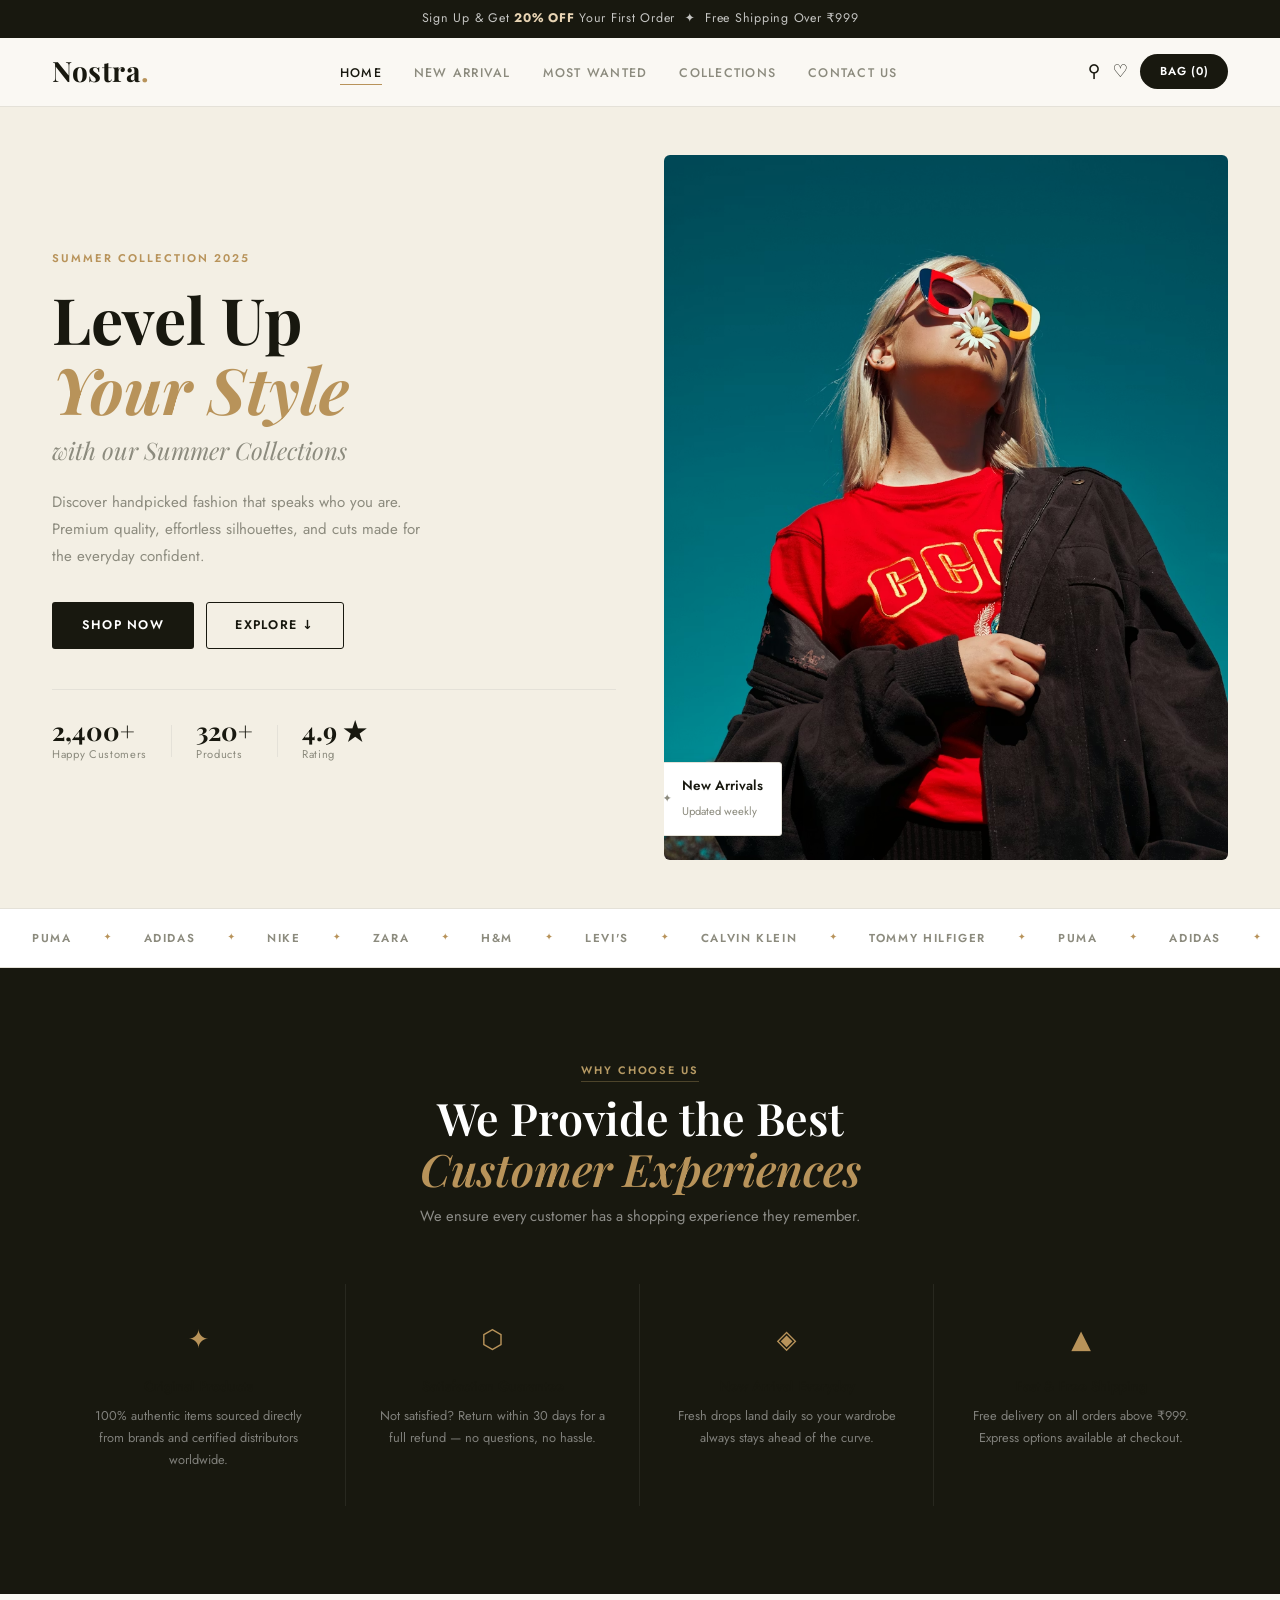
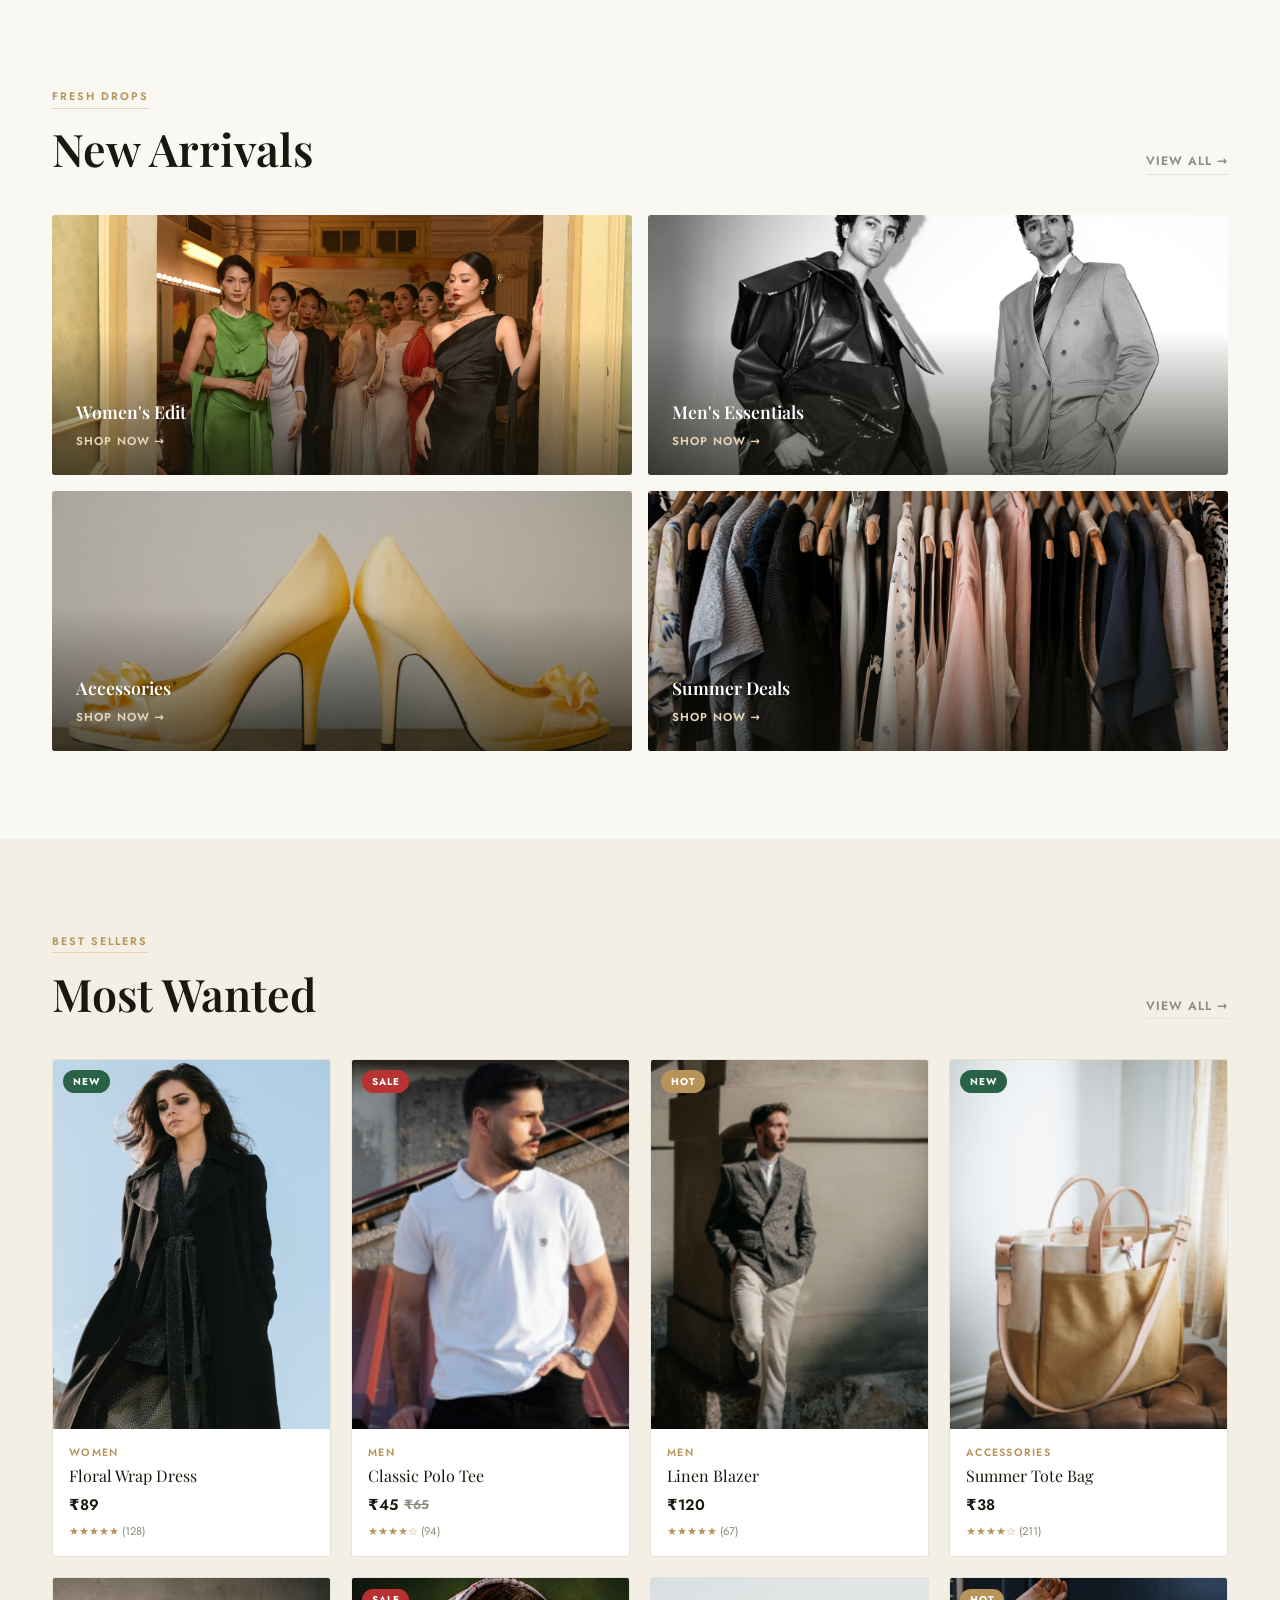
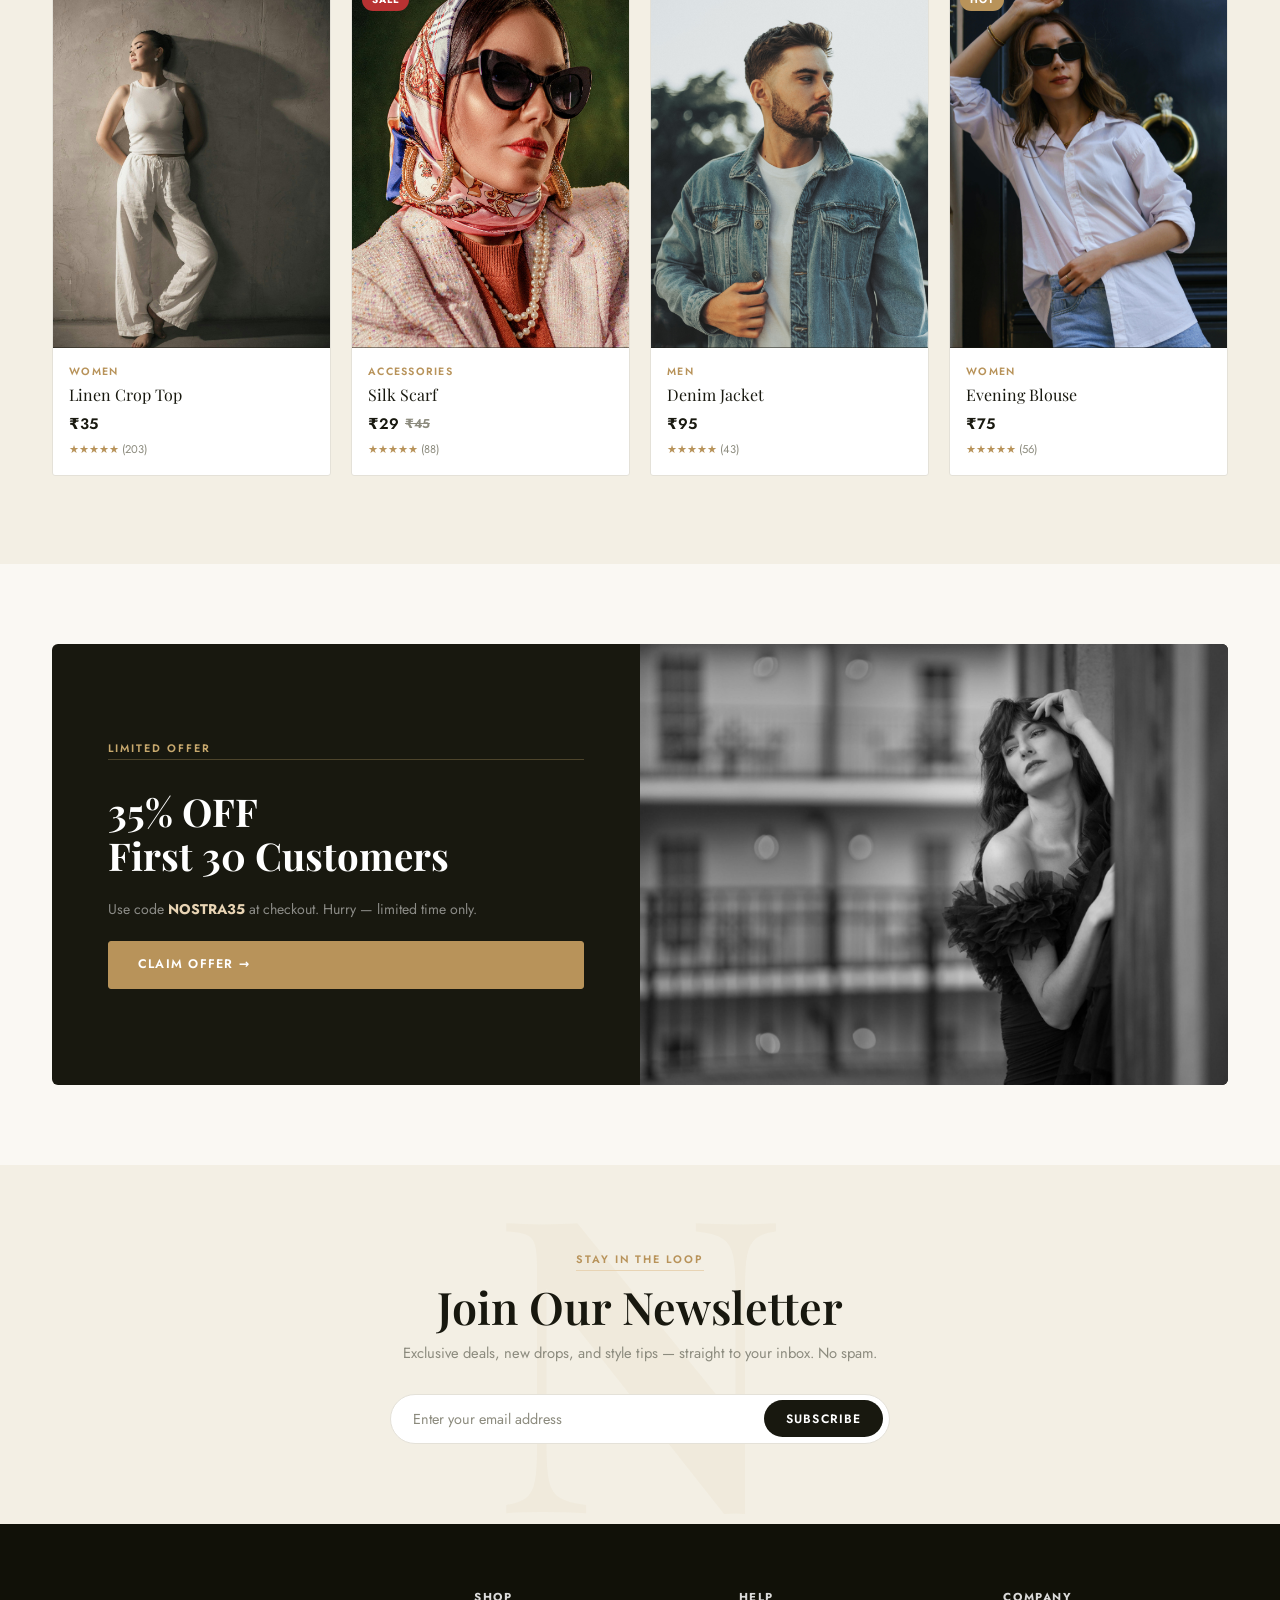
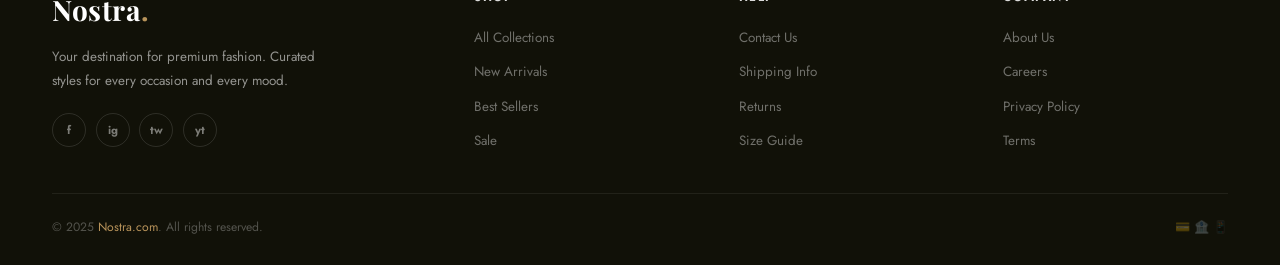
<file: index.html>
<!DOCTYPE html>
<html lang="en">
<head>
  <meta charset="UTF-8" />
  <meta name="viewport" content="width=device-width, initial-scale=1.0" />
  <title>Nostra — Level Up Your Style</title>
  <link rel="stylesheet" href="style.css" />
  <link rel="preconnect" href="https://fonts.googleapis.com" />
  <link rel="preconnect" href="https://fonts.gstatic.com" crossorigin />
  <link href="https://fonts.googleapis.com/css2?family=Playfair+Display:ital,wght@0,400;0,600;0,700;1,400;1,600&family=Jost:wght@300;400;500;600&display=swap" rel="stylesheet" />
</head>
<body>

  <!-- ANNOUNCEMENT -->
  <div class="announce">
    Sign Up &amp; Get <strong>20% OFF</strong> Your First Order &nbsp;✦&nbsp; Free Shipping Over ₹999
  </div>

  <!-- NAV -->
  <header class="header">
    <nav class="nav container">
      <a class="logo" href="index.html">Nostra</a>

      <!-- CSS-only hamburger using checkbox trick -->
      <input type="checkbox" id="nav-toggle" class="nav-toggle-input" />
      <label for="nav-toggle" class="nav-toggle-label" aria-label="Toggle menu">
        <span></span><span></span><span></span>
      </label>

      <ul class="nav-links">
        <li><a href="index.html" class="active">Home</a></li>
        <li><a href="#new-arrival">New Arrival</a></li>
        <li><a href="#most-wanted">Most Wanted</a></li>
        <li><a href="collections.html">Collections</a></li>
        <li><a href="contact.html">Contact Us</a></li>
      </ul>

      <div class="nav-right">
        <a href="collections.html" class="nav-icon" title="Search">&#9906;</a>
        <a href="#" class="nav-icon" title="Wishlist">&#9825;</a>
        <a href="collections.html" class="btn-cart">Bag (0)</a>
      </div>
    </nav>
  </header>

  <!-- HERO -->
  <section class="hero">
    <div class="hero-inner container">
      <div class="hero-text">
        <span class="hero-eyebrow">Summer Collection 2025</span>
        <h1 class="hero-heading">Level Up<br><em>Your Style</em></h1>
        <p class="hero-sub">with our Summer Collections</p>
        <p class="hero-body">
          Discover handpicked fashion that speaks who you are.
          Premium quality, effortless silhouettes, and cuts made
          for the everyday confident.
        </p>
        <div class="hero-actions">
          <a href="collections.html" class="btn btn-dark">Shop Now</a>
          <a href="#new-arrival" class="btn btn-line">Explore ↓</a>
        </div>
        <div class="hero-stats">
          <div class="stat"><span class="stat-n">2,400+</span><span class="stat-l">Happy Customers</span></div>
          <div class="stat-div"></div>
          <div class="stat"><span class="stat-n">320+</span><span class="stat-l">Products</span></div>
          <div class="stat-div"></div>
          <div class="stat"><span class="stat-n">4.9 ★</span><span class="stat-l">Rating</span></div>
        </div>
      </div>
      <div class="hero-img-wrap">
        <img
          src="./img/hero-model.avif"
          alt="Summer Collection lookbook model"
          class="hero-img"
        />
        <div class="hero-float-badge">
          <span class="hfb-icon">✦</span>
          <div>
            <strong>New Arrivals</strong>
            <span>Updated weekly</span>
          </div>
        </div>
      </div>
    </div>
  </section>

  <!-- BRANDS -->
  <div class="brands-bar">
    <div class="brands-inner">
      <div class="brands-track">
        <span class="brand-item">Puma</span>
        <span class="brand-sep">✦</span>
        <span class="brand-item">Adidas</span>
        <span class="brand-sep">✦</span>
        <span class="brand-item">Nike</span>
        <span class="brand-sep">✦</span>
        <span class="brand-item">Zara</span>
        <span class="brand-sep">✦</span>
        <span class="brand-item">H&amp;M</span>
        <span class="brand-sep">✦</span>
        <span class="brand-item">Levi's</span>
        <span class="brand-sep">✦</span>
        <span class="brand-item">Calvin Klein</span>
        <span class="brand-sep">✦</span>
        <span class="brand-item">Tommy Hilfiger</span>
        <span class="brand-sep">✦</span>
        <!-- duplicate for seamless loop -->
        <span class="brand-item">Puma</span>
        <span class="brand-sep">✦</span>
        <span class="brand-item">Adidas</span>
        <span class="brand-sep">✦</span>
        <span class="brand-item">Nike</span>
        <span class="brand-sep">✦</span>
        <span class="brand-item">Zara</span>
        <span class="brand-sep">✦</span>
        <span class="brand-item">H&amp;M</span>
        <span class="brand-sep">✦</span>
        <span class="brand-item">Levi's</span>
        <span class="brand-sep">✦</span>
        <span class="brand-item">Calvin Klein</span>
        <span class="brand-sep">✦</span>
        <span class="brand-item">Tommy Hilfiger</span>
        <span class="brand-sep">✦</span>
      </div>
    </div>
  </div>

  <!-- FEATURES -->
  <section class="features">
    <div class="container">
      <div class="features-header">
        <span class="section-tag">Why Choose Us</span>
        <h2>We Provide the Best<br><em>Customer Experiences</em></h2>
        <p>We ensure every customer has a shopping experience they remember.</p>
      </div>
      <div class="features-grid">
        <div class="feature-card">
          <div class="feature-ic">✦</div>
          <h3>Original Products</h3>
          <p>100% authentic items sourced directly from brands and certified distributors worldwide.</p>
        </div>
        <div class="feature-card">
          <div class="feature-ic">⬡</div>
          <h3>Satisfaction Guarantee</h3>
          <p>Not satisfied? Return within 30 days for a full refund — no questions, no hassle.</p>
        </div>
        <div class="feature-card">
          <div class="feature-ic">◈</div>
          <h3>New Arrival Everyday</h3>
          <p>Fresh drops land daily so your wardrobe always stays ahead of the curve.</p>
        </div>
        <div class="feature-card">
          <div class="feature-ic">▲</div>
          <h3>Fast &amp; Free Shipping</h3>
          <p>Free delivery on all orders above ₹999. Express options available at checkout.</p>
        </div>
      </div>
    </div>
  </section>

  <!-- NEW ARRIVALS -->
  <section class="arrivals" id="new-arrival">
    <div class="container">
      <div class="section-head">
        <div>
          <span class="section-tag">Fresh Drops</span>
          <h2>New Arrivals</h2>
        </div>
        <a href="collections.html" class="link-arrow">View All &rarr;</a>
      </div>

      <div class="arrivals-grid">
        <div class="arrival-card">
          <img src="./img/arrival-women.png" alt="Women's collection" />
          <div class="arrival-overlay">
            <h3>Women's Edit</h3>
            <a href="collections.html" class="arrival-link">Shop Now &rarr;</a>
          </div>
        </div>
        <div class="arrival-card">
          <img src="./img/arrival-men.png" alt="Men's collection" />
          <div class="arrival-overlay">
            <h3>Men's Essentials</h3>
            <a href="collections.html" class="arrival-link">Shop Now &rarr;</a>
          </div>
        </div>
        <div class="arrival-card">
          <img src="./img/arrival-accessories.png" alt="Accessories" />
          <div class="arrival-overlay">
            <h3>Accessories</h3>
            <a href="collections.html" class="arrival-link">Shop Now &rarr;</a>
          </div>
        </div>
        <div class="arrival-card">
          <img src="./img/arrival-sale.png" alt="Summer sale" />
          <div class="arrival-overlay">
            <h3>Summer Deals</h3>
            <a href="collections.html" class="arrival-link">Shop Now &rarr;</a>
          </div>
        </div>
      </div>
    </div>
  </section>

  <!-- MOST WANTED -->
  <section class="wanted" id="most-wanted">
    <div class="container">
      <div class="section-head">
        <div>
          <span class="section-tag">Best Sellers</span>
          <h2>Most Wanted</h2>
        </div>
        <a href="collections.html" class="link-arrow">View All &rarr;</a>
      </div>

      <div class="products-grid">

        <div class="p-card">
          <div class="p-img-wrap">
            <span class="p-badge new">New</span>
            <img src="./img/product-floral-dress.png" alt="Floral Wrap Dress" />
            <a href="collections.html" class="p-overlay">Add to Bag</a>
          </div>
          <div class="p-info">
            <span class="p-cat">Women</span>
            <h4 class="p-name">Floral Wrap Dress</h4>
            <div class="p-price">₹89</div>
            <div class="p-stars">★★★★★ <span>(128)</span></div>
          </div>
        </div>

        <div class="p-card">
          <div class="p-img-wrap">
            <span class="p-badge sale">Sale</span>
            <img src="./img/product-polo-tee.png" alt="Classic Polo Tee" />
            <a href="collections.html" class="p-overlay">Add to Bag</a>
          </div>
          <div class="p-info">
            <span class="p-cat">Men</span>
            <h4 class="p-name">Classic Polo Tee</h4>
            <div class="p-price">₹45 <s class="p-old">₹65</s></div>
            <div class="p-stars">★★★★☆ <span>(94)</span></div>
          </div>
        </div>

        <div class="p-card">
          <div class="p-img-wrap">
            <span class="p-badge hot">Hot</span>
            <img src="./img/product-linen-blazer.png" alt="Linen Blazer" />
            <a href="collections.html" class="p-overlay">Add to Bag</a>
          </div>
          <div class="p-info">
            <span class="p-cat">Men</span>
            <h4 class="p-name">Linen Blazer</h4>
            <div class="p-price">₹120</div>
            <div class="p-stars">★★★★★ <span>(67)</span></div>
          </div>
        </div>

        <div class="p-card">
          <div class="p-img-wrap">
            <span class="p-badge new">New</span>
            <img src="./img/product-tote-bag.png" alt="Summer Tote Bag" />
            <a href="collections.html" class="p-overlay">Add to Bag</a>
          </div>
          <div class="p-info">
            <span class="p-cat">Accessories</span>
            <h4 class="p-name">Summer Tote Bag</h4>
            <div class="p-price">₹38</div>
            <div class="p-stars">★★★★☆ <span>(211)</span></div>
          </div>
        </div>

        <div class="p-card">
          <div class="p-img-wrap">
            <img src="./img/product-crop-top.png" alt="Linen Crop Top" />
            <a href="collections.html" class="p-overlay">Add to Bag</a>
          </div>
          <div class="p-info">
            <span class="p-cat">Women</span>
            <h4 class="p-name">Linen Crop Top</h4>
            <div class="p-price">₹35</div>
            <div class="p-stars">★★★★★ <span>(203)</span></div>
          </div>
        </div>

        <div class="p-card">
          <div class="p-img-wrap">
            <span class="p-badge sale">Sale</span>
            <img src="./img/product-silk-scarf.png" alt="Silk Scarf" />
            <a href="collections.html" class="p-overlay">Add to Bag</a>
          </div>
          <div class="p-info">
            <span class="p-cat">Accessories</span>
            <h4 class="p-name">Silk Scarf</h4>
            <div class="p-price">₹29 <s class="p-old">₹45</s></div>
            <div class="p-stars">★★★★★ <span>(88)</span></div>
          </div>
        </div>

        <div class="p-card">
          <div class="p-img-wrap">
            <img src="./img/product-denim-jacket.png" alt="Denim Jacket" />
            <a href="collections.html" class="p-overlay">Add to Bag</a>
          </div>
          <div class="p-info">
            <span class="p-cat">Men</span>
            <h4 class="p-name">Denim Jacket</h4>
            <div class="p-price">₹95</div>
            <div class="p-stars">★★★★★ <span>(43)</span></div>
          </div>
        </div>

        <div class="p-card">
          <div class="p-img-wrap">
            <span class="p-badge hot">Hot</span>
            <img src="./img/product-evening-blouse.png" alt="Evening Blouse" />
            <a href="collections.html" class="p-overlay">Add to Bag</a>
          </div>
          <div class="p-info">
            <span class="p-cat">Women</span>
            <h4 class="p-name">Evening Blouse</h4>
            <div class="p-price">₹75</div>
            <div class="p-stars">★★★★★ <span>(56)</span></div>
          </div>
        </div>

      </div>
    </div>
  </section>

  <!-- LIMITED OFFER -->
  <section class="offer">
    <div class="container">
      <div class="offer-box">
        <div class="offer-text">
          <span class="section-tag" style="color:#c8a96e; border-color:rgba(200,169,110,.3)">Limited Offer</span>
          <h2 class="offer-heading">35% OFF<br>First 30 Customers</h2>
          <p>Use code <strong>NOSTRA35</strong> at checkout. Hurry — limited time only.</p>
          <a href="collections.html" class="btn btn-gold">Claim Offer &rarr;</a>
        </div>
        <div class="offer-img-wrap">
          <img src="./img/offer-banner.png" alt="Limited offer" />
        </div>
      </div>
    </div>
  </section>

  <!-- NEWSLETTER -->
  <section class="newsletter">
    <div class="container">
      <div class="nl-inner">
        <span class="section-tag">Stay in the loop</span>
        <h2>Join Our Newsletter</h2>
        <p>Exclusive deals, new drops, and style tips — straight to your inbox. No spam.</p>
        <form class="nl-form" action="#" method="GET">
          <input type="email" name="email" placeholder="Enter your email address" required />
          <button type="submit">Subscribe</button>
        </form>
      </div>
    </div>
  </section>

  <!-- FOOTER -->
  <footer class="footer">
    <div class="container">
      <div class="footer-grid">
        <div class="footer-brand">
          <a class="logo" href="index.html" style="color:#fff">Nostra</a>
          <p>Your destination for premium fashion. Curated styles for every occasion and every mood.</p>
          <div class="footer-socials">
            <a href="#" class="fsoc">f</a>
            <a href="#" class="fsoc">ig</a>
            <a href="#" class="fsoc">tw</a>
            <a href="#" class="fsoc">yt</a>
          </div>
        </div>
        <div class="footer-col">
          <h5>Shop</h5>
          <ul>
            <li><a href="collections.html">All Collections</a></li>
            <li><a href="collections.html">New Arrivals</a></li>
            <li><a href="collections.html">Best Sellers</a></li>
            <li><a href="collections.html">Sale</a></li>
          </ul>
        </div>
        <div class="footer-col">
          <h5>Help</h5>
          <ul>
            <li><a href="contact.html">Contact Us</a></li>
            <li><a href="#">Shipping Info</a></li>
            <li><a href="#">Returns</a></li>
            <li><a href="#">Size Guide</a></li>
          </ul>
        </div>
        <div class="footer-col">
          <h5>Company</h5>
          <ul>
            <li><a href="#">About Us</a></li>
            <li><a href="#">Careers</a></li>
            <li><a href="#">Privacy Policy</a></li>
            <li><a href="#">Terms</a></li>
          </ul>
        </div>
      </div>
      <div class="footer-bottom">
        <span>&copy; 2025 <a href="index.html">Nostra.com</a>. All rights reserved.</span>
        <span>💳 🏦 📱</span>
      </div>
    </div>
  </footer>

</body>
</html>
</file>
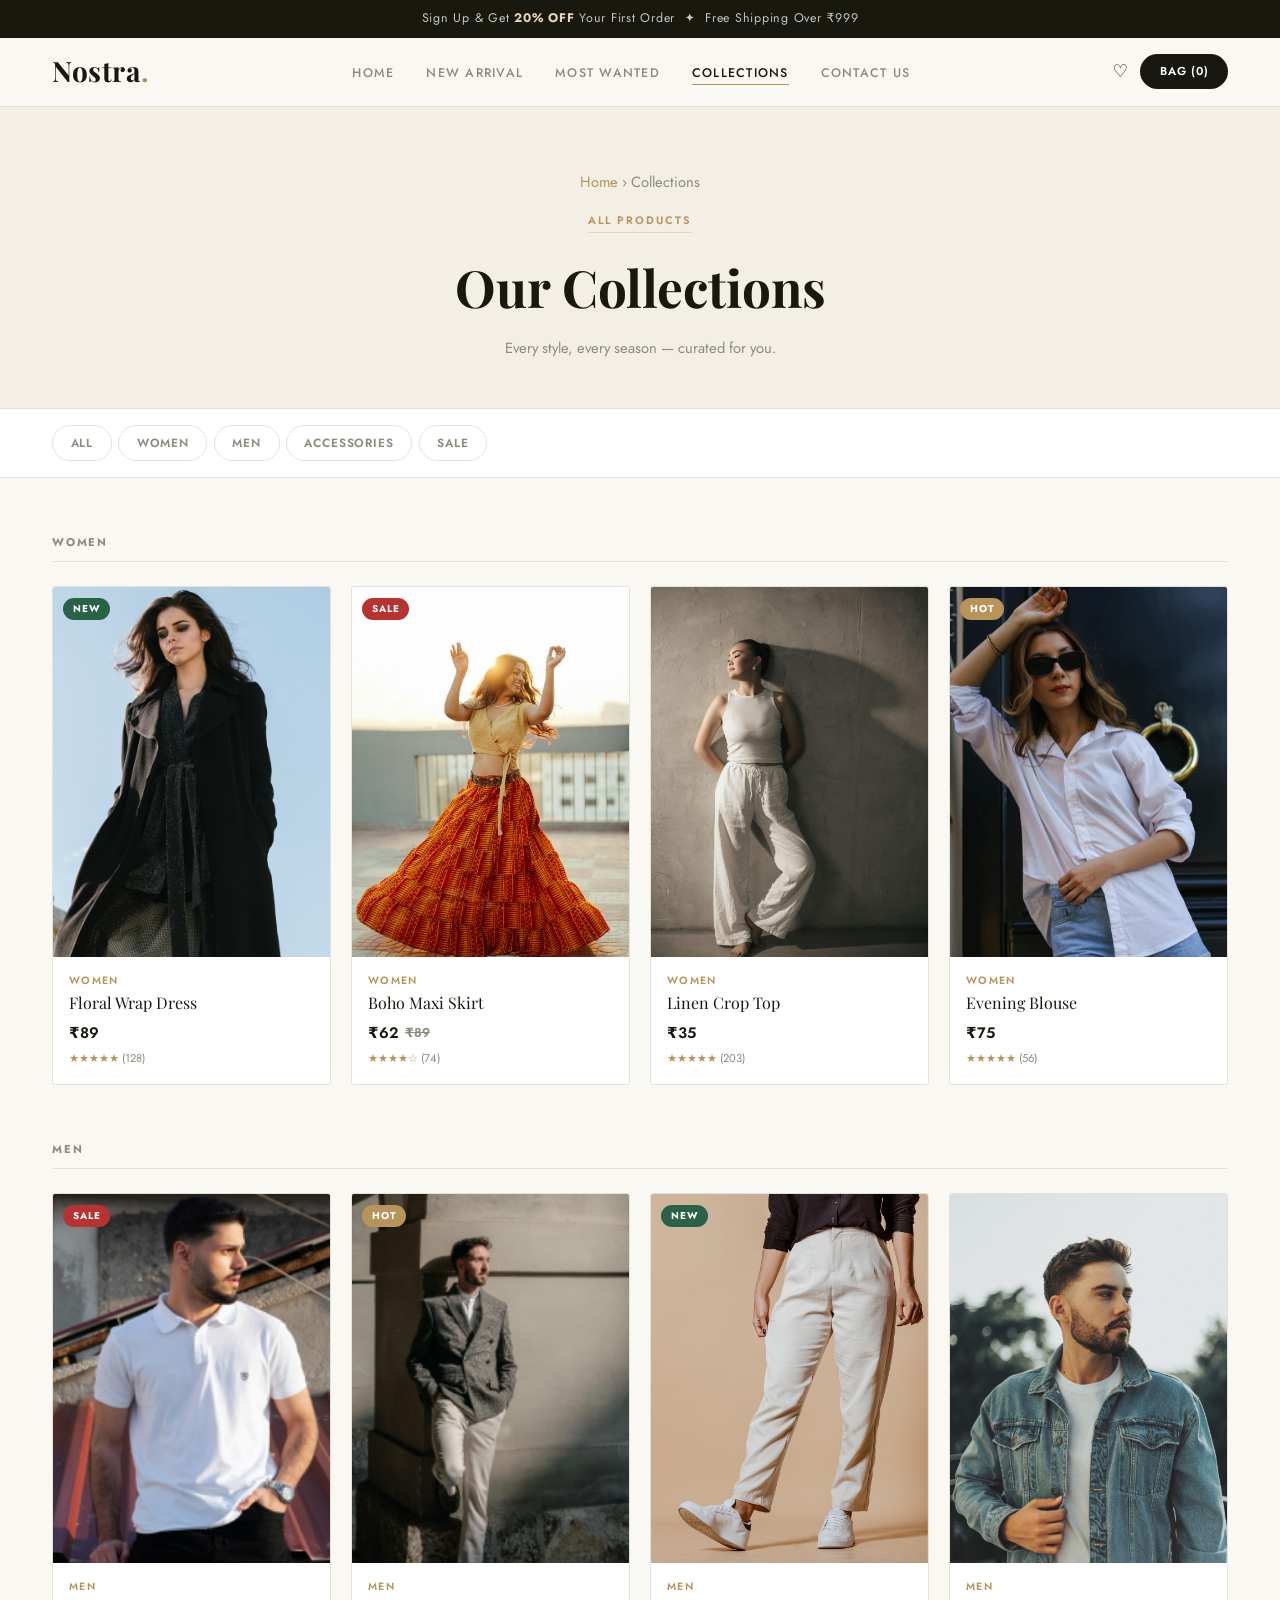
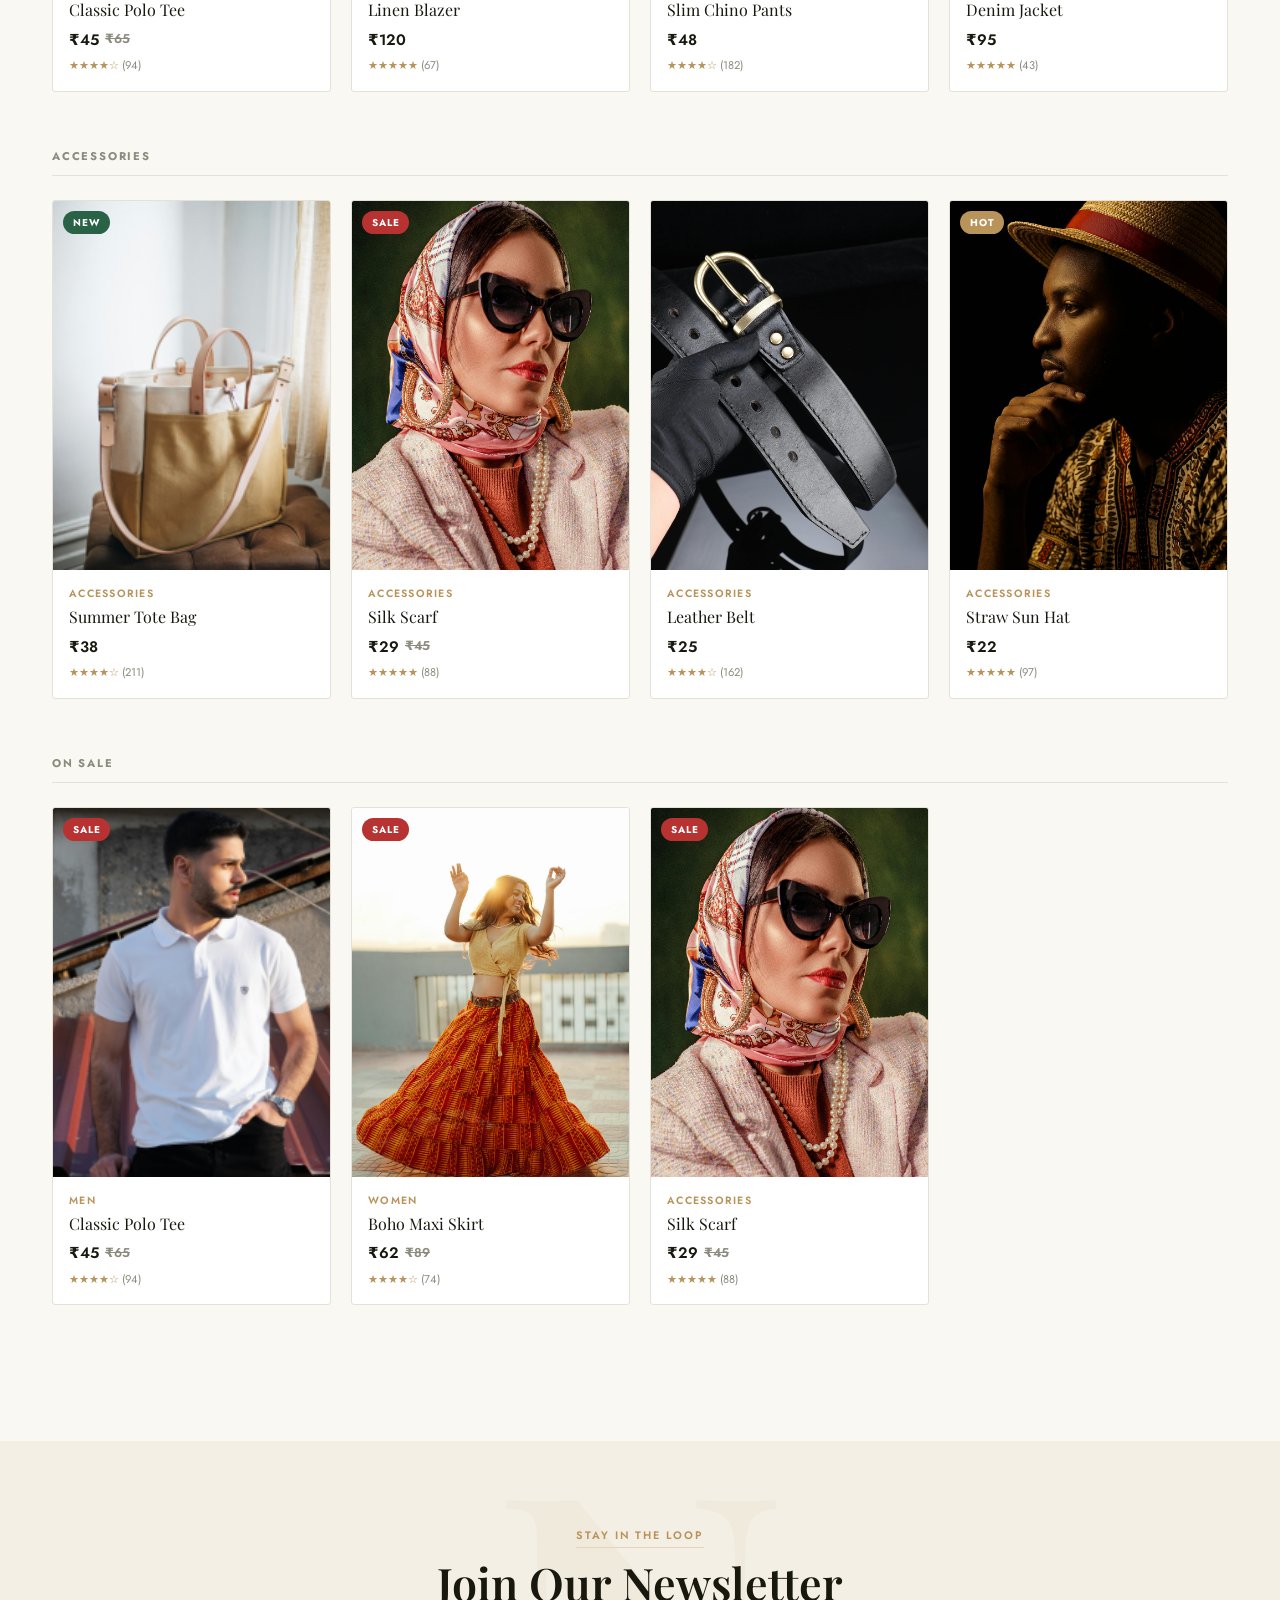
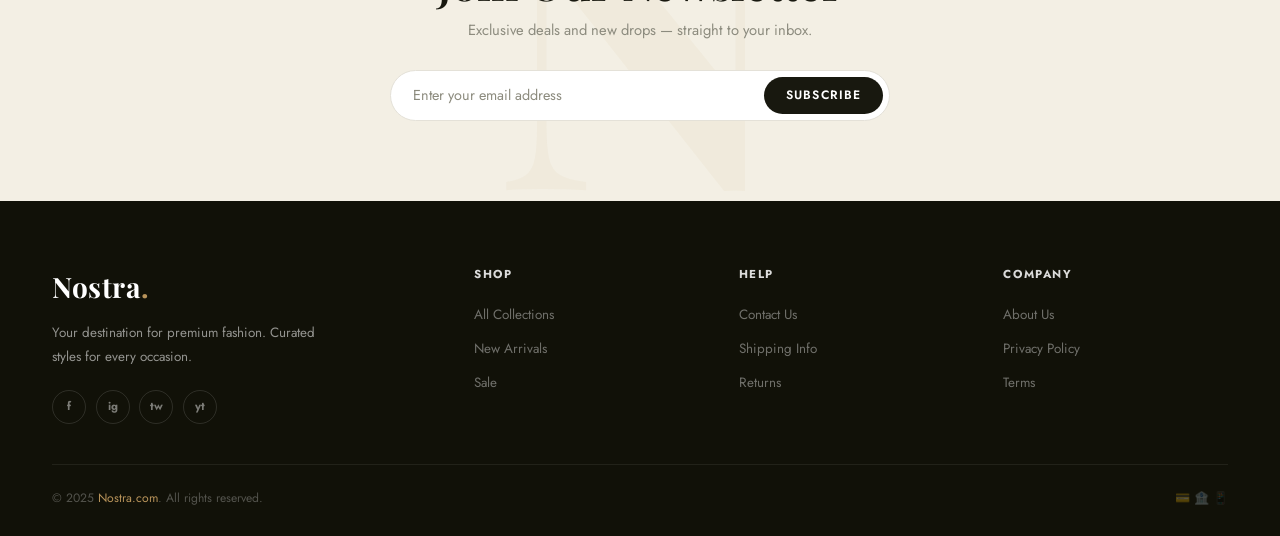
<file: collections.html>
<!DOCTYPE html>
<html lang="en">
<head>
  <meta charset="UTF-8" />
  <meta name="viewport" content="width=device-width, initial-scale=1.0" />
  <title>Collections — Nostra</title>
  <link rel="stylesheet" href="style.css" />
  <link rel="preconnect" href="https://fonts.googleapis.com" />
  <link rel="preconnect" href="https://fonts.gstatic.com" crossorigin />
  <link href="https://fonts.googleapis.com/css2?family=Playfair+Display:ital,wght@0,400;0,600;0,700;1,400;1,600&family=Jost:wght@300;400;500;600&display=swap" rel="stylesheet" />
</head>
<body>

  <div class="announce">
    Sign Up &amp; Get <strong>20% OFF</strong> Your First Order &nbsp;✦&nbsp; Free Shipping Over ₹999
  </div>

  <header class="header">
    <nav class="nav container">
      <a class="logo" href="index.html">Nostra</a>
      <input type="checkbox" id="nav-toggle" class="nav-toggle-input" />
      <label for="nav-toggle" class="nav-toggle-label" aria-label="Toggle menu">
        <span></span><span></span><span></span>
      </label>
      <ul class="nav-links">
        <li><a href="index.html">Home</a></li>
        <li><a href="index.html#new-arrival">New Arrival</a></li>
        <li><a href="index.html#most-wanted">Most Wanted</a></li>
        <li><a href="collections.html" class="active">Collections</a></li>
        <li><a href="contact.html">Contact Us</a></li>
      </ul>
      <div class="nav-right">
        <a href="#" class="nav-icon" title="Wishlist">&#9825;</a>
        <a href="collections.html" class="btn-cart">Bag (0)</a>
      </div>
    </nav>
  </header>

  <!-- Page hero -->
  <div class="page-hero">
    <div class="container">
      <p class="breadcrumb"><a href="index.html">Home</a> &rsaquo; Collections</p>
      <span class="section-tag">All Products</span>
      <h1>Our Collections</h1>
      <p>Every style, every season — curated for you.</p>
    </div>
  </div>

  <!--
    CSS-only filter: each filter tab is an anchor pointing to an ID.
    :target pseudo-class shows/hides the matching group.
    When no filter is active (#all is default), all cards show.
  -->

  <!-- Filter tabs -->
  <div class="filter-bar">
    <div class="container filter-bar-inner">
      <div class="filter-tabs">
        <a href="#all"      class="filter-tab" id="tab-all">All</a>
        <a href="#women"    class="filter-tab" id="tab-women">Women</a>
        <a href="#men"      class="filter-tab" id="tab-men">Men</a>
        <a href="#acc"      class="filter-tab" id="tab-acc">Accessories</a>
        <a href="#sale"     class="filter-tab" id="tab-sale">Sale</a>
      </div>
    </div>
  </div>

  <!-- Products section -->
  <section class="coll-section" id="all">
    <div class="container">

      <!-- ALL (default, shown when no filter or #all) -->
      <div class="coll-group" id="group-all">

        <!-- WOMEN group -->
        <div class="coll-subgroup" id="women">
          <div class="coll-sub-label">Women</div>
          <div class="products-grid">

            <div class="p-card">
              <div class="p-img-wrap">
                <span class="p-badge new">New</span>
                <img src="img/product-floral-dress.png" alt="Floral Wrap Dress" />
                <a href="#" class="p-overlay">Add to Bag</a>
              </div>
              <div class="p-info">
                <span class="p-cat">Women</span>
                <h4 class="p-name">Floral Wrap Dress</h4>
                <div class="p-price">₹89</div>
                <div class="p-stars">★★★★★ <span>(128)</span></div>
              </div>
            </div>

            <div class="p-card">
              <div class="p-img-wrap">
                <span class="p-badge sale">Sale</span>
                <img src="img/product-maxi-skirt.png" alt="Boho Maxi Skirt" />
                <a href="#" class="p-overlay">Add to Bag</a>
              </div>
              <div class="p-info">
                <span class="p-cat">Women</span>
                <h4 class="p-name">Boho Maxi Skirt</h4>
                <div class="p-price">₹62 <s class="p-old">₹89</s></div>
                <div class="p-stars">★★★★☆ <span>(74)</span></div>
              </div>
            </div>

            <div class="p-card">
              <div class="p-img-wrap">
                <img src="img/product-crop-top.png" alt="Linen Crop Top" />
                <a href="#" class="p-overlay">Add to Bag</a>
              </div>
              <div class="p-info">
                <span class="p-cat">Women</span>
                <h4 class="p-name">Linen Crop Top</h4>
                <div class="p-price">₹35</div>
                <div class="p-stars">★★★★★ <span>(203)</span></div>
              </div>
            </div>

            <div class="p-card">
              <div class="p-img-wrap">
                <span class="p-badge hot">Hot</span>
                <img src="img/product-evening-blouse.png" alt="Evening Blouse" />
                <a href="#" class="p-overlay">Add to Bag</a>
              </div>
              <div class="p-info">
                <span class="p-cat">Women</span>
                <h4 class="p-name">Evening Blouse</h4>
                <div class="p-price">₹75</div>
                <div class="p-stars">★★★★★ <span>(56)</span></div>
              </div>
            </div>

          </div>
        </div>

        <!-- MEN group -->
        <div class="coll-subgroup" id="men">
          <div class="coll-sub-label">Men</div>
          <div class="products-grid">

            <div class="p-card">
              <div class="p-img-wrap">
                <span class="p-badge sale">Sale</span>
                <img src="img/product-polo-tee.png" alt="Classic Polo Tee" />
                <a href="#" class="p-overlay">Add to Bag</a>
              </div>
              <div class="p-info">
                <span class="p-cat">Men</span>
                <h4 class="p-name">Classic Polo Tee</h4>
                <div class="p-price">₹45 <s class="p-old">₹65</s></div>
                <div class="p-stars">★★★★☆ <span>(94)</span></div>
              </div>
            </div>

            <div class="p-card">
              <div class="p-img-wrap">
                <span class="p-badge hot">Hot</span>
                <img src="img/product-linen-blazer.png" alt="Linen Blazer" />
                <a href="#" class="p-overlay">Add to Bag</a>
              </div>
              <div class="p-info">
                <span class="p-cat">Men</span>
                <h4 class="p-name">Linen Blazer</h4>
                <div class="p-price">₹120</div>
                <div class="p-stars">★★★★★ <span>(67)</span></div>
              </div>
            </div>

            <div class="p-card">
              <div class="p-img-wrap">
                <span class="p-badge new">New</span>
                <img src="img/product-chino-pants.png" alt="Slim Chino Pants" />
                <a href="#" class="p-overlay">Add to Bag</a>
              </div>
              <div class="p-info">
                <span class="p-cat">Men</span>
                <h4 class="p-name">Slim Chino Pants</h4>
                <div class="p-price">₹48</div>
                <div class="p-stars">★★★★☆ <span>(182)</span></div>
              </div>
            </div>

            <div class="p-card">
              <div class="p-img-wrap">
                <img src="img/product-denim-jacket.png" alt="Denim Jacket" />
                <a href="#" class="p-overlay">Add to Bag</a>
              </div>
              <div class="p-info">
                <span class="p-cat">Men</span>
                <h4 class="p-name">Denim Jacket</h4>
                <div class="p-price">₹95</div>
                <div class="p-stars">★★★★★ <span>(43)</span></div>
              </div>
            </div>

          </div>
        </div>

        <!-- ACCESSORIES group -->
        <div class="coll-subgroup" id="acc">
          <div class="coll-sub-label">Accessories</div>
          <div class="products-grid">

            <div class="p-card">
              <div class="p-img-wrap">
                <span class="p-badge new">New</span>
                <img src="img/product-tote-bag.png" alt="Summer Tote Bag" />
                <a href="#" class="p-overlay">Add to Bag</a>
              </div>
              <div class="p-info">
                <span class="p-cat">Accessories</span>
                <h4 class="p-name">Summer Tote Bag</h4>
                <div class="p-price">₹38</div>
                <div class="p-stars">★★★★☆ <span>(211)</span></div>
              </div>
            </div>

            <div class="p-card">
              <div class="p-img-wrap">
                <span class="p-badge sale">Sale</span>
                <img src="img/product-silk-scarf.png" alt="Silk Scarf" />
                <a href="#" class="p-overlay">Add to Bag</a>
              </div>
              <div class="p-info">
                <span class="p-cat">Accessories</span>
                <h4 class="p-name">Silk Scarf</h4>
                <div class="p-price">₹29 <s class="p-old">₹45</s></div>
                <div class="p-stars">★★★★★ <span>(88)</span></div>
              </div>
            </div>

            <div class="p-card">
              <div class="p-img-wrap">
                <img src="img/product-leather-belt.png" alt="Leather Belt" />
                <a href="#" class="p-overlay">Add to Bag</a>
              </div>
              <div class="p-info">
                <span class="p-cat">Accessories</span>
                <h4 class="p-name">Leather Belt</h4>
                <div class="p-price">₹25</div>
                <div class="p-stars">★★★★☆ <span>(162)</span></div>
              </div>
            </div>

            <div class="p-card">
              <div class="p-img-wrap">
                <span class="p-badge hot">Hot</span>
                <img src="img/product-sun-hat.png" alt="Straw Sun Hat" />
                <a href="#" class="p-overlay">Add to Bag</a>
              </div>
              <div class="p-info">
                <span class="p-cat">Accessories</span>
                <h4 class="p-name">Straw Sun Hat</h4>
                <div class="p-price">₹22</div>
                <div class="p-stars">★★★★★ <span>(97)</span></div>
              </div>
            </div>

          </div>
        </div>

        <!-- SALE group -->
        <div class="coll-subgroup" id="sale">
          <div class="coll-sub-label">On Sale</div>
          <div class="products-grid">

            <div class="p-card">
              <div class="p-img-wrap">
                <span class="p-badge sale">Sale</span>
                <img src="img/product-polo-tee.png" alt="Classic Polo Tee" />
                <a href="#" class="p-overlay">Add to Bag</a>
              </div>
              <div class="p-info">
                <span class="p-cat">Men</span>
                <h4 class="p-name">Classic Polo Tee</h4>
                <div class="p-price">₹45 <s class="p-old">₹65</s></div>
                <div class="p-stars">★★★★☆ <span>(94)</span></div>
              </div>
            </div>

            <div class="p-card">
              <div class="p-img-wrap">
                <span class="p-badge sale">Sale</span>
                <img src="img/product-maxi-skirt.png" alt="Boho Maxi Skirt" />
                <a href="#" class="p-overlay">Add to Bag</a>
              </div>
              <div class="p-info">
                <span class="p-cat">Women</span>
                <h4 class="p-name">Boho Maxi Skirt</h4>
                <div class="p-price">₹62 <s class="p-old">₹89</s></div>
                <div class="p-stars">★★★★☆ <span>(74)</span></div>
              </div>
            </div>

            <div class="p-card">
              <div class="p-img-wrap">
                <span class="p-badge sale">Sale</span>
                <img src="img/product-silk-scarf.png" alt="Silk Scarf" />
                <a href="#" class="p-overlay">Add to Bag</a>
              </div>
              <div class="p-info">
                <span class="p-cat">Accessories</span>
                <h4 class="p-name">Silk Scarf</h4>
                <div class="p-price">₹29 <s class="p-old">₹45</s></div>
                <div class="p-stars">★★★★★ <span>(88)</span></div>
              </div>
            </div>

          </div>
        </div>

      </div><!-- /group-all -->
    </div><!-- /container -->
  </section>

  <!-- Newsletter -->
  <section class="newsletter">
    <div class="container">
      <div class="nl-inner">
        <span class="section-tag">Stay in the loop</span>
        <h2>Join Our Newsletter</h2>
        <p>Exclusive deals and new drops — straight to your inbox.</p>
        <form class="nl-form" action="#" method="GET">
          <input type="email" name="email" placeholder="Enter your email address" required />
          <button type="submit">Subscribe</button>
        </form>
      </div>
    </div>
  </section>

  <footer class="footer">
    <div class="container">
      <div class="footer-grid">
        <div class="footer-brand">
          <a class="logo" href="index.html" style="color:#fff">Nostra</a>
          <p>Your destination for premium fashion. Curated styles for every occasion.</p>
          <div class="footer-socials">
            <a href="#" class="fsoc">f</a>
            <a href="#" class="fsoc">ig</a>
            <a href="#" class="fsoc">tw</a>
            <a href="#" class="fsoc">yt</a>
          </div>
        </div>
        <div class="footer-col">
          <h5>Shop</h5>
          <ul>
            <li><a href="collections.html">All Collections</a></li>
            <li><a href="collections.html">New Arrivals</a></li>
            <li><a href="collections.html">Sale</a></li>
          </ul>
        </div>
        <div class="footer-col">
          <h5>Help</h5>
          <ul>
            <li><a href="contact.html">Contact Us</a></li>
            <li><a href="#">Shipping Info</a></li>
            <li><a href="#">Returns</a></li>
          </ul>
        </div>
        <div class="footer-col">
          <h5>Company</h5>
          <ul>
            <li><a href="#">About Us</a></li>
            <li><a href="#">Privacy Policy</a></li>
            <li><a href="#">Terms</a></li>
          </ul>
        </div>
      </div>
      <div class="footer-bottom">
        <span>&copy; 2025 <a href="index.html">Nostra.com</a>. All rights reserved.</span>
        <span>💳 🏦 📱</span>
      </div>
    </div>
  </footer>

</body>
</html>
</file>
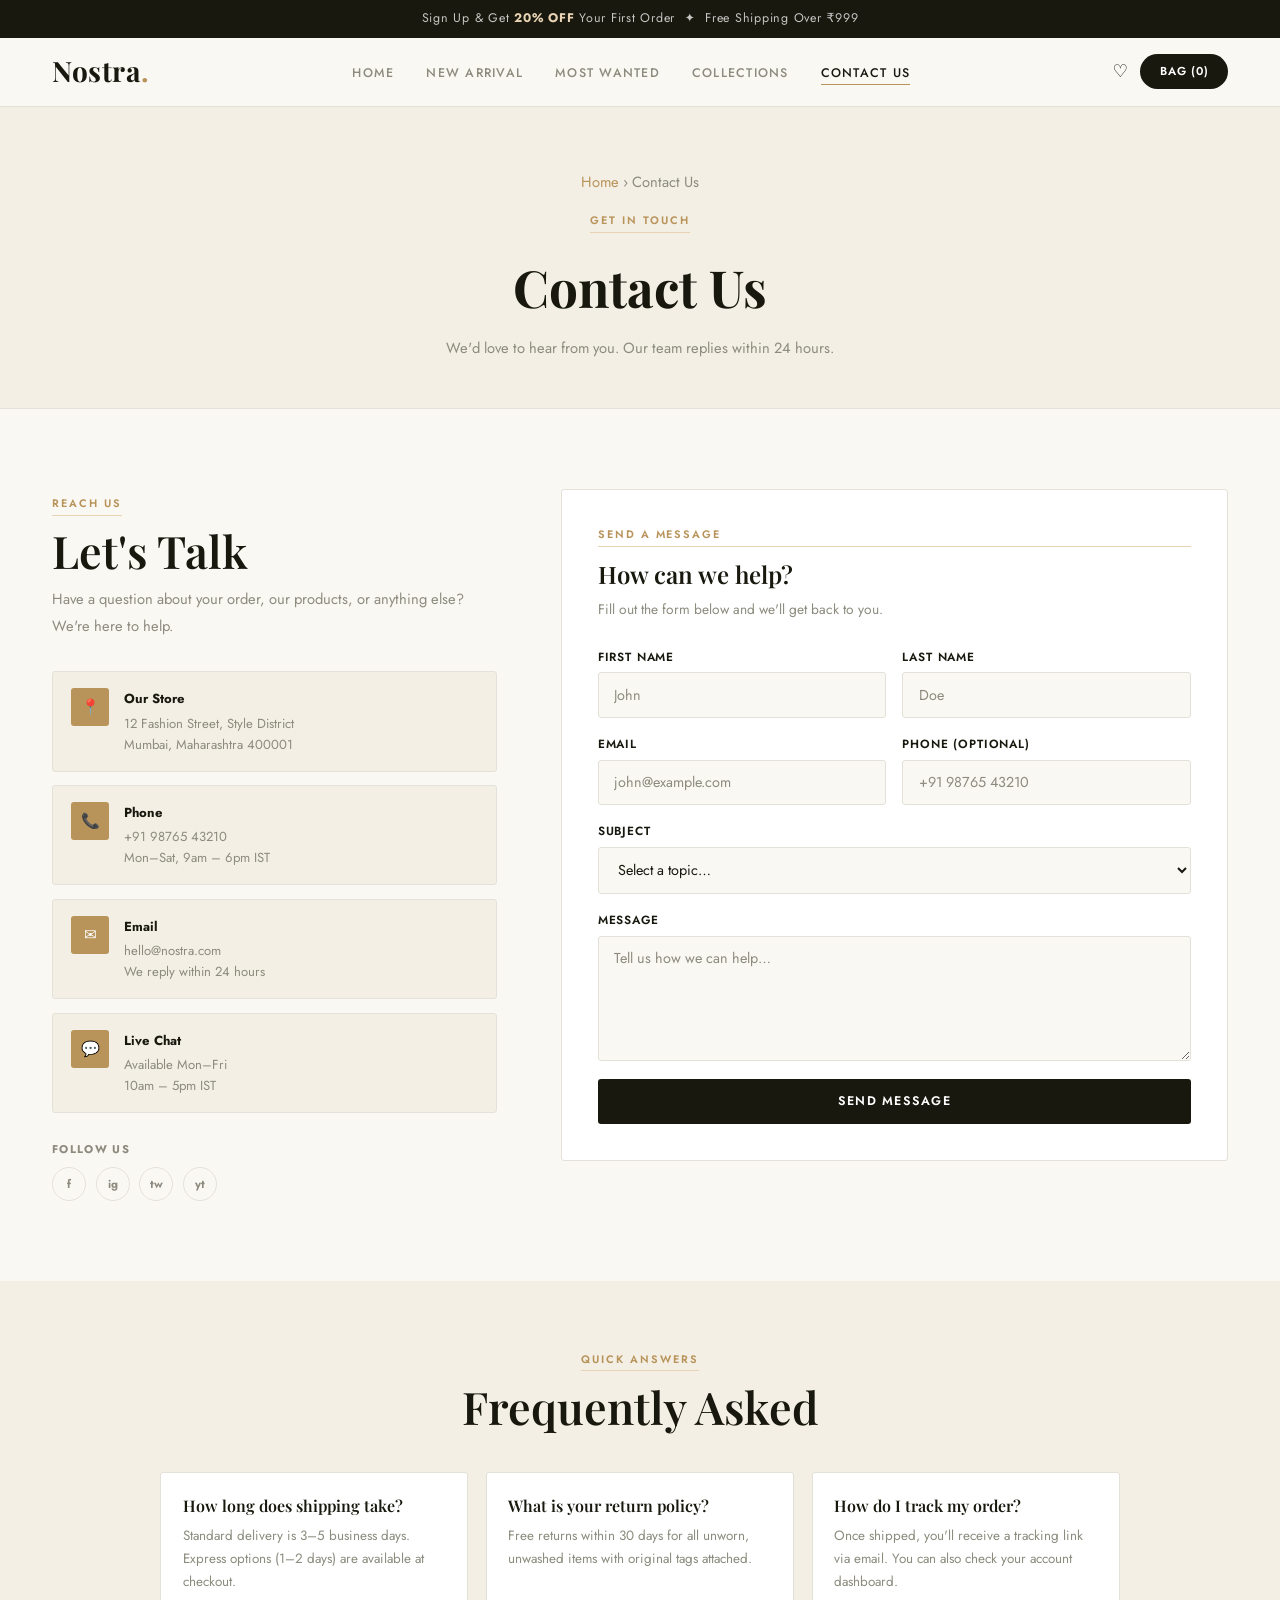
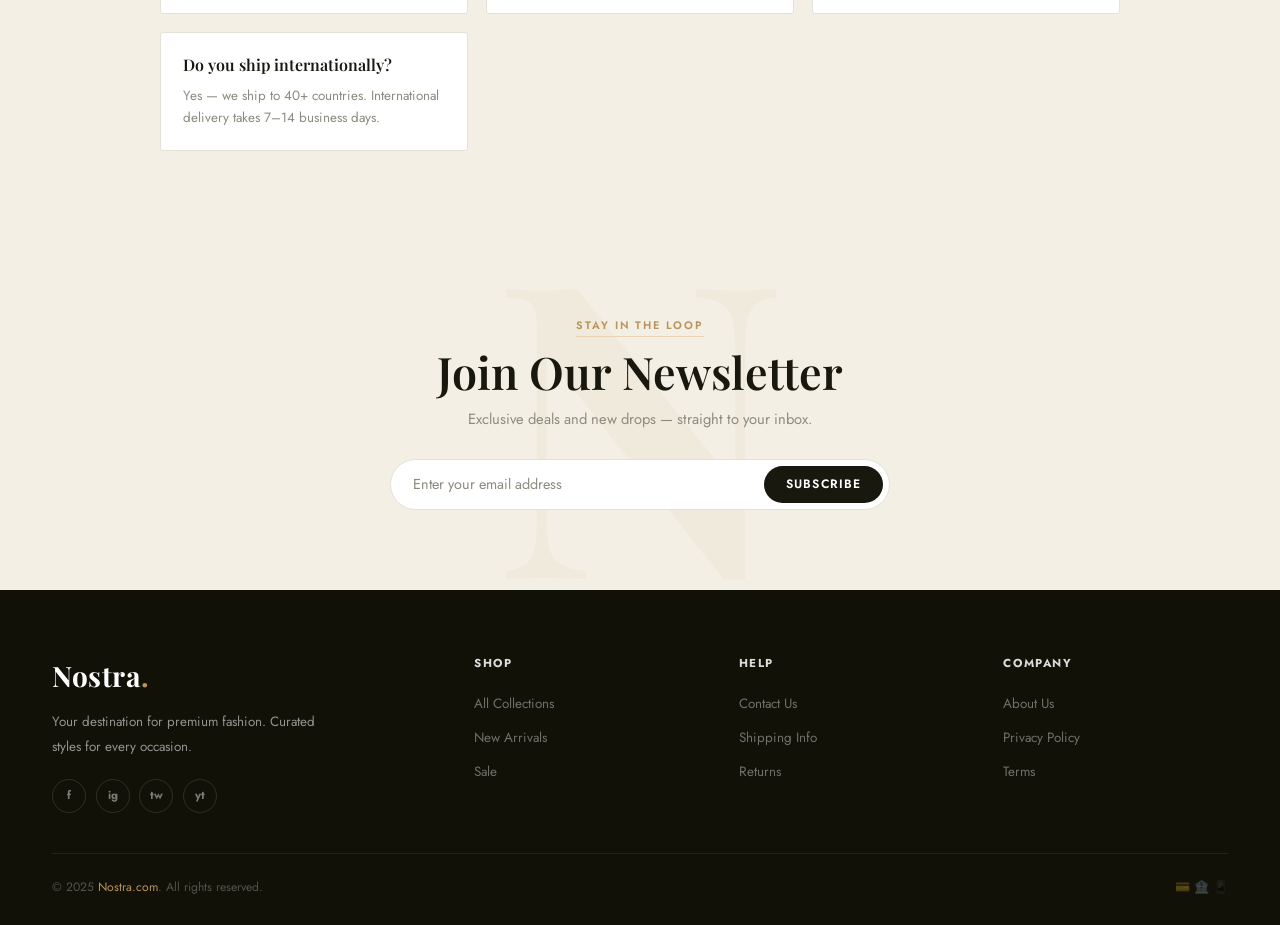
<file: contact.html>
<!DOCTYPE html>
<html lang="en">
<head>
  <meta charset="UTF-8" />
  <meta name="viewport" content="width=device-width, initial-scale=1.0" />
  <title>Contact Us — Nostra</title>
  <link rel="stylesheet" href="style.css" />
  <link rel="preconnect" href="https://fonts.googleapis.com" />
  <link rel="preconnect" href="https://fonts.gstatic.com" crossorigin />
  <link href="https://fonts.googleapis.com/css2?family=Playfair+Display:ital,wght@0,400;0,600;0,700;1,400;1,600&family=Jost:wght@300;400;500;600&display=swap" rel="stylesheet" />
</head>
<body>

  <div class="announce">
    Sign Up &amp; Get <strong>20% OFF</strong> Your First Order &nbsp;✦&nbsp; Free Shipping Over ₹999
  </div>

  <header class="header">
    <nav class="nav container">
      <a class="logo" href="index.html">Nostra</a>
      <input type="checkbox" id="nav-toggle" class="nav-toggle-input" />
      <label for="nav-toggle" class="nav-toggle-label" aria-label="Toggle menu">
        <span></span><span></span><span></span>
      </label>
      <ul class="nav-links">
        <li><a href="index.html">Home</a></li>
        <li><a href="index.html#new-arrival">New Arrival</a></li>
        <li><a href="index.html#most-wanted">Most Wanted</a></li>
        <li><a href="collections.html">Collections</a></li>
        <li><a href="contact.html" class="active">Contact Us</a></li>
      </ul>
      <div class="nav-right">
        <a href="#" class="nav-icon" title="Wishlist">&#9825;</a>
        <a href="collections.html" class="btn-cart">Bag (0)</a>
      </div>
    </nav>
  </header>

  <div class="page-hero">
    <div class="container">
      <p class="breadcrumb"><a href="index.html">Home</a> &rsaquo; Contact Us</p>
      <span class="section-tag">Get in Touch</span>
      <h1>Contact Us</h1>
      <p>We'd love to hear from you. Our team replies within 24 hours.</p>
    </div>
  </div>

  <!-- Contact Section -->
  <section class="contact-section">
    <div class="container">
      <div class="contact-grid">

        <!-- Left: info -->
        <div class="contact-info">
          <span class="section-tag">Reach Us</span>
          <h2>Let's Talk</h2>
          <p>Have a question about your order, our products, or anything else? We're here to help.</p>

          <div class="contact-cards">
            <div class="cinfo-card">
              <div class="cinfo-ic">📍</div>
              <div>
                <strong>Our Store</strong>
                <p>12 Fashion Street, Style District<br>Mumbai, Maharashtra 400001</p>
              </div>
            </div>
            <div class="cinfo-card">
              <div class="cinfo-ic">📞</div>
              <div>
                <strong>Phone</strong>
                <p>+91 98765 43210<br>Mon–Sat, 9am – 6pm IST</p>
              </div>
            </div>
            <div class="cinfo-card">
              <div class="cinfo-ic">✉</div>
              <div>
                <strong>Email</strong>
                <p>hello@nostra.com<br>We reply within 24 hours</p>
              </div>
            </div>
            <div class="cinfo-card">
              <div class="cinfo-ic">💬</div>
              <div>
                <strong>Live Chat</strong>
                <p>Available Mon–Fri<br>10am – 5pm IST</p>
              </div>
            </div>
          </div>

          <div class="contact-socials">
            <p class="csc-label">Follow Us</p>
            <div class="footer-socials" style="margin-top:.5rem">
              <a href="#" class="fsoc dark">f</a>
              <a href="#" class="fsoc dark">ig</a>
              <a href="#" class="fsoc dark">tw</a>
              <a href="#" class="fsoc dark">yt</a>
            </div>
          </div>
        </div>

        <!-- Right: form -->
        <div class="contact-form-wrap">
          <div class="form-card">
            <span class="section-tag">Send a Message</span>
            <h3>How can we help?</h3>
            <p>Fill out the form below and we'll get back to you.</p>

            <form class="cform" action="#" method="GET">
              <div class="cform-row">
                <div class="cform-group">
                  <label for="fname">First Name</label>
                  <input type="text" id="fname" name="fname" placeholder="John" required />
                </div>
                <div class="cform-group">
                  <label for="lname">Last Name</label>
                  <input type="text" id="lname" name="lname" placeholder="Doe" required />
                </div>
              </div>
              <div class="cform-row">
                <div class="cform-group">
                  <label for="cemail">Email</label>
                  <input type="email" id="cemail" name="email" placeholder="john@example.com" required />
                </div>
                <div class="cform-group">
                  <label for="cphone">Phone (optional)</label>
                  <input type="tel" id="cphone" name="phone" placeholder="+91 98765 43210" />
                </div>
              </div>
              <div class="cform-group">
                <label for="csubject">Subject</label>
                <select id="csubject" name="subject" required>
                  <option value="" disabled selected>Select a topic…</option>
                  <option>Order Enquiry</option>
                  <option>Product Information</option>
                  <option>Returns &amp; Refunds</option>
                  <option>Shipping &amp; Delivery</option>
                  <option>Feedback</option>
                  <option>Other</option>
                </select>
              </div>
              <div class="cform-group">
                <label for="cmessage">Message</label>
                <textarea id="cmessage" name="message" rows="5" placeholder="Tell us how we can help…" required></textarea>
              </div>
              <button type="submit" class="btn btn-dark" style="width:100%; justify-content:center">Send Message</button>
            </form>
          </div>
        </div>

      </div>
    </div>
  </section>

  <!-- FAQ -->
  <section class="faq-section">
    <div class="container">
      <div class="faq-header">
        <span class="section-tag">Quick Answers</span>
        <h2>Frequently Asked</h2>
      </div>
      <div class="faq-grid">
        <div class="faq-card">
          <h4>How long does shipping take?</h4>
          <p>Standard delivery is 3–5 business days. Express options (1–2 days) are available at checkout.</p>
        </div>
        <div class="faq-card">
          <h4>What is your return policy?</h4>
          <p>Free returns within 30 days for all unworn, unwashed items with original tags attached.</p>
        </div>
        <div class="faq-card">
          <h4>How do I track my order?</h4>
          <p>Once shipped, you'll receive a tracking link via email. You can also check your account dashboard.</p>
        </div>
        <div class="faq-card">
          <h4>Do you ship internationally?</h4>
          <p>Yes — we ship to 40+ countries. International delivery takes 7–14 business days.</p>
        </div>
      </div>
    </div>
  </section>

  <!-- Newsletter -->
  <section class="newsletter">
    <div class="container">
      <div class="nl-inner">
        <span class="section-tag">Stay in the loop</span>
        <h2>Join Our Newsletter</h2>
        <p>Exclusive deals and new drops — straight to your inbox.</p>
        <form class="nl-form" action="#" method="GET">
          <input type="email" name="email" placeholder="Enter your email address" required />
          <button type="submit">Subscribe</button>
        </form>
      </div>
    </div>
  </section>

  <footer class="footer">
    <div class="container">
      <div class="footer-grid">
        <div class="footer-brand">
          <a class="logo" href="index.html" style="color:#fff">Nostra</a>
          <p>Your destination for premium fashion. Curated styles for every occasion.</p>
          <div class="footer-socials">
            <a href="#" class="fsoc">f</a>
            <a href="#" class="fsoc">ig</a>
            <a href="#" class="fsoc">tw</a>
            <a href="#" class="fsoc">yt</a>
          </div>
        </div>
        <div class="footer-col">
          <h5>Shop</h5>
          <ul>
            <li><a href="collections.html">All Collections</a></li>
            <li><a href="collections.html">New Arrivals</a></li>
            <li><a href="collections.html">Sale</a></li>
          </ul>
        </div>
        <div class="footer-col">
          <h5>Help</h5>
          <ul>
            <li><a href="contact.html">Contact Us</a></li>
            <li><a href="#">Shipping Info</a></li>
            <li><a href="#">Returns</a></li>
          </ul>
        </div>
        <div class="footer-col">
          <h5>Company</h5>
          <ul>
            <li><a href="#">About Us</a></li>
            <li><a href="#">Privacy Policy</a></li>
            <li><a href="#">Terms</a></li>
          </ul>
        </div>
      </div>
      <div class="footer-bottom">
        <span>&copy; 2025 <a href="index.html">Nostra.com</a>. All rights reserved.</span>
        <span>💳 🏦 📱</span>
      </div>
    </div>
  </footer>

</body>
</html>
</file>
<file: style.css>
/* ── Variables ── */
:root {
  --ink:       #18180f;
  --ink-light: #3d3d30;
  --muted:     #8c8b7e;
  --border:    #e4e1d8;
  --bg:        #faf8f3;
  --cream:     #f3efe4;
  --white:     #ffffff;
  --gold:      #b8935a;
  --gold-lt:   #e8d4b4;
  --red:       #b83232;
  --green:     #2a6247;

  --serif:  'Playfair Display', Georgia, serif;
  --sans:   'Jost', system-ui, sans-serif;

  --radius: 3px;
  --ease:   cubic-bezier(.4,0,.2,1);
}

/* ── Reset ── */
*, *::before, *::after { box-sizing: border-box; margin: 0; padding: 0; }
html { scroll-behavior: smooth; font-size: 16px; }
body { font-family: var(--sans); background: var(--bg); color: var(--ink); line-height: 1.6; overflow-x: hidden; }
img { display: block; max-width: 100%; }
a { text-decoration: none; color: inherit; }
ul { list-style: none; }
button, input, select, textarea { font-family: inherit; }

/* ── Utility ── */
.container { max-width: 1240px; margin: 0 auto; padding: 0 2rem; }

/* ── Announcement bar ── */
.announce {
  background: var(--ink);
  color: rgba(255,255,255,.75);
  text-align: center;
  font-size: .78rem;
  letter-spacing: .06em;
  padding: .55rem 1rem;
}
.announce strong { color: var(--gold-lt); }

/* ── Header / Nav ── */
.header {
  background: rgba(250,248,243,.96);
  backdrop-filter: blur(10px);
  border-bottom: 1px solid var(--border);
  position: sticky;
  top: 0;
  z-index: 100;
}

.nav {
  display: flex;
  align-items: center;
  height: 68px;
  gap: 2rem;
  position: relative;
}

.logo {
  font-family: var(--serif);
  font-size: 1.75rem;
  font-weight: 700;
  color: var(--ink);
  letter-spacing: .02em;
  flex-shrink: 0;
}
.logo::after { content: '.'; color: var(--gold); }

/* nav links */
.nav-links {
  display: flex;
  gap: 2rem;
  flex: 1;
  justify-content: center;
}
.nav-links a {
  font-size: .78rem;
  font-weight: 500;
  letter-spacing: .1em;
  text-transform: uppercase;
  color: var(--muted);
  transition: color .2s;
  position: relative;
  padding-bottom: 3px;
}
.nav-links a::after {
  content: '';
  position: absolute;
  bottom: 0; left: 0; right: 0;
  height: 1px;
  background: var(--gold);
  transform: scaleX(0);
  transition: transform .25s var(--ease);
  transform-origin: left;
}
.nav-links a:hover,
.nav-links a.active { color: var(--ink); }
.nav-links a:hover::after,
.nav-links a.active::after { transform: scaleX(1); }

.nav-right {
  display: flex;
  align-items: center;
  gap: .75rem;
  flex-shrink: 0;
  margin-left: auto;
}
.nav-icon {
  font-size: 1.1rem;
  color: var(--ink);
  transition: color .2s;
  line-height: 1;
}
.nav-icon:hover { color: var(--gold); }

.btn-cart {
  background: var(--ink);
  color: var(--white);
  font-size: .72rem;
  font-weight: 600;
  letter-spacing: .09em;
  text-transform: uppercase;
  padding: .5rem 1.2rem;
  border-radius: 2rem;
  transition: background .2s;
}
.btn-cart:hover { background: var(--gold); }

/* CSS-only hamburger (checkbox trick) */
.nav-toggle-input {
  display: none;
}
.nav-toggle-label {
  display: none;
  flex-direction: column;
  gap: 5px;
  cursor: pointer;
  padding: 6px;
  margin-left: auto;
}
.nav-toggle-label span {
  display: block;
  width: 22px;
  height: 2px;
  background: var(--ink);
  border-radius: 2px;
  transition: transform .25s, opacity .25s;
}

/* ── Buttons ── */
.btn {
  display: inline-flex;
  align-items: center;
  gap: .4rem;
  padding: .8rem 1.8rem;
  font-size: .78rem;
  font-weight: 600;
  letter-spacing: .1em;
  text-transform: uppercase;
  border-radius: var(--radius);
  transition: background .2s, transform .2s, box-shadow .2s;
  cursor: pointer;
  border: 1px solid transparent;
}
.btn:hover { transform: translateY(-2px); box-shadow: 0 6px 18px rgba(0,0,0,.1); }

.btn-dark { background: var(--ink); color: var(--white); }
.btn-dark:hover { background: var(--ink-light); }

.btn-line { background: transparent; color: var(--ink); border-color: var(--ink); }
.btn-line:hover { background: var(--ink); color: var(--white); }

.btn-gold { background: var(--gold); color: var(--white); border-color: var(--gold); }
.btn-gold:hover { background: #9a7440; border-color: #9a7440; }

/* ── Section typography helpers ── */
.section-tag {
  display: inline-block;
  font-size: .68rem;
  font-weight: 600;
  letter-spacing: .18em;
  text-transform: uppercase;
  color: var(--gold);
  margin-bottom: .6rem;
  border-bottom: 1px solid var(--gold-lt);
  padding-bottom: 2px;
}
.section-head {
  display: flex;
  align-items: flex-end;
  justify-content: space-between;
  margin-bottom: 2.5rem;
  flex-wrap: wrap;
  gap: 1rem;
}
.section-head h2 { margin-top: .3rem; }
.link-arrow {
  font-size: .76rem;
  font-weight: 600;
  letter-spacing: .08em;
  text-transform: uppercase;
  color: var(--muted);
  border-bottom: 1px solid var(--border);
  padding-bottom: 2px;
  transition: color .2s, border-color .2s;
}
.link-arrow:hover { color: var(--ink); border-color: var(--ink); }

h2 {
  font-family: var(--serif);
  font-size: clamp(1.8rem, 3.5vw, 3rem);
  font-weight: 600;
  line-height: 1.15;
  color: var(--ink);
}
h2 em { font-style: italic; color: var(--gold); }
h3 { font-family: var(--serif); font-weight: 600; font-size: 1.3rem; color: var(--ink); }

/* ── HERO ── */
.hero {
  background: var(--cream);
  min-height: calc(100vh - 100px);
  display: flex;
  align-items: center;
}
.hero-inner {
  display: grid;
  grid-template-columns: 1fr 1fr;
  gap: 3rem;
  align-items: center;
  padding-top: 3rem;
  padding-bottom: 3rem;
}

.hero-eyebrow {
  display: block;
  font-size: .7rem;
  font-weight: 600;
  letter-spacing: .18em;
  text-transform: uppercase;
  color: var(--gold);
  margin-bottom: 1rem;
}
.hero-heading {
  font-family: var(--serif);
  font-size: clamp(2.8rem, 5vw, 5rem);
  font-weight: 700;
  line-height: 1.1;
  margin-bottom: .4rem;
}
.hero-heading em { font-style: italic; color: var(--gold); }
.hero-sub {
  font-family: var(--serif);
  font-size: clamp(1rem, 2vw, 1.5rem);
  font-style: italic;
  color: var(--muted);
  margin-bottom: 1.2rem;
}
.hero-body {
  font-size: .94rem;
  color: var(--muted);
  line-height: 1.8;
  max-width: 380px;
  margin-bottom: 2rem;
}
.hero-actions { display: flex; gap: .75rem; flex-wrap: wrap; margin-bottom: 2.5rem; }

.hero-stats {
  display: flex;
  align-items: center;
  gap: 1.5rem;
  padding-top: 1.75rem;
  border-top: 1px solid var(--border);
}
.stat { display: flex; flex-direction: column; }
.stat-n { font-family: var(--serif); font-size: 1.6rem; font-weight: 700; line-height: 1; }
.stat-l { font-size: .7rem; color: var(--muted); letter-spacing: .06em; margin-top: .15rem; }
.stat-div { width: 1px; height: 2rem; background: var(--border); }

.hero-img-wrap {
  position: relative;
  border-radius: 6px;
  overflow: hidden;
  aspect-ratio: 4/5;
}
.hero-img {
  width: 100%;
  height: 100%;
  object-fit: cover;
  transition: transform 6s ease;
}
.hero-img-wrap:hover .hero-img { transform: scale(1.04); }

.hero-float-badge {
  position: absolute;
  bottom: 1.5rem;
  left: -1.25rem;
  background: var(--white);
  border: 1px solid var(--border);
  border-radius: var(--radius);
  padding: .75rem 1.1rem;
  display: flex;
  align-items: center;
  gap: .65rem;
  box-shadow: 0 8px 24px rgba(0,0,0,.1);
}
.hfb-icon { font-size: 1.4rem; color: var(--gold); }
.hero-float-badge strong { display: block; font-size: .85rem; font-weight: 600; }
.hero-float-badge span { font-size: .7rem; color: var(--muted); }

/* ── BRANDS MARQUEE ── */
.brands-bar {
  border-top: 1px solid var(--border);
  border-bottom: 1px solid var(--border);
  background: var(--white);
  padding: 1.25rem 0;
  overflow: hidden;
}
.brands-inner { overflow: hidden; }
.brands-track {
  display: flex;
  align-items: center;
  gap: 0;
  width: max-content;
  animation: marquee 22s linear infinite;
}
.brands-track:hover { animation-play-state: paused; }
.brand-item {
  font-size: .72rem;
  font-weight: 600;
  letter-spacing: .14em;
  text-transform: uppercase;
  color: var(--muted);
  padding: 0 2rem;
  transition: color .2s;
  white-space: nowrap;
}
.brand-item:hover { color: var(--ink); }
.brand-sep { color: var(--gold); font-size: .6rem; flex-shrink: 0; }

@keyframes marquee {
  0%   { transform: translateX(0); }
  100% { transform: translateX(-50%); }
}

/* ── FEATURES ── */
.features {
  padding: 5.5rem 0;
  background: var(--ink);
}
.features-header {
  text-align: center;
  margin-bottom: 3.5rem;
}
.features-header h2 { color: var(--white); }
.features-header p { color: rgba(255,255,255,.5); font-size: .92rem; margin-top: .6rem; }
.features-header .section-tag { color: rgba(200,169,110,.9); border-color: rgba(200,169,110,.3); }

.features-grid {
  display: grid;
  grid-template-columns: repeat(4, 1fr);
  gap: 0;
}
.feature-card {
  padding: 2.25rem 2rem;
  border-right: 1px solid rgba(255,255,255,.07);
  text-align: center;
  color: var(--white);
  transition: background .2s;
}
.feature-card:last-child { border-right: none; }
.feature-card:hover { background: rgba(200,169,110,.07); }
.feature-ic {
  font-size: 1.6rem;
  color: var(--gold);
  margin-bottom: .85rem;
  display: block;
}
.feature-card h3 { font-family: var(--sans); font-size: .88rem; font-weight: 600; margin-bottom: .5rem; }
.feature-card p { font-size: .8rem; color: rgba(255,255,255,.45); line-height: 1.7; }

/* ── ARRIVALS ── */
.arrivals { padding: 5.5rem 0; }
.arrivals-grid {
  display: grid;
  grid-template-columns: repeat(2, 1fr);
  grid-template-rows: repeat(2, 260px);
  gap: 1rem;
}
.arrival-card {
  position: relative;
  overflow: hidden;
  border-radius: var(--radius);
  cursor: pointer;
}
.arrival-card img {
  width: 100%; height: 100%;
  object-fit: cover;
  transition: transform .6s var(--ease);
}
.arrival-card:hover img { transform: scale(1.05); }
.arrival-overlay {
  position: absolute;
  inset: 0;
  background: linear-gradient(to top, rgba(18,18,10,.65) 0%, transparent 55%);
  display: flex;
  flex-direction: column;
  justify-content: flex-end;
  padding: 1.5rem;
}
.arrival-overlay h3 { color: var(--white); font-size: 1.1rem; margin-bottom: .4rem; }
.arrival-link {
  font-size: .72rem;
  font-weight: 600;
  letter-spacing: .1em;
  text-transform: uppercase;
  color: var(--gold-lt);
  display: inline-block;
  transition: letter-spacing .2s;
}
.arrival-card:hover .arrival-link { letter-spacing: .16em; }

/* ── MOST WANTED / PRODUCTS ── */
.wanted { padding: 5.5rem 0; background: var(--cream); }

.products-grid {
  display: grid;
  grid-template-columns: repeat(auto-fill, minmax(240px, 1fr));
  gap: 1.25rem;
}

.p-card {
  background: var(--white);
  border: 1px solid var(--border);
  border-radius: var(--radius);
  overflow: hidden;
  transition: transform .25s var(--ease), box-shadow .25s var(--ease);
}
.p-card:hover { transform: translateY(-5px); box-shadow: 0 12px 36px rgba(0,0,0,.1); }

.p-img-wrap {
  position: relative;
  aspect-ratio: 3/4;
  overflow: hidden;
  background: var(--cream);
}
.p-img-wrap img {
  width: 100%; height: 100%;
  object-fit: cover;
  transition: transform .55s var(--ease);
}
.p-card:hover .p-img-wrap img { transform: scale(1.05); }

.p-badge {
  position: absolute;
  top: .65rem; left: .65rem;
  font-size: .62rem;
  font-weight: 700;
  letter-spacing: .09em;
  text-transform: uppercase;
  padding: .2rem .6rem;
  border-radius: 2rem;
  z-index: 1;
}
.p-badge.new  { background: var(--green); color: #fff; }
.p-badge.sale { background: var(--red);   color: #fff; }
.p-badge.hot  { background: var(--gold);  color: #fff; }

/* CSS-only "Add to Bag" — slides up on hover */
.p-overlay {
  position: absolute;
  bottom: 0; left: 0; right: 0;
  background: var(--ink);
  color: var(--white);
  text-align: center;
  padding: .8rem;
  font-size: .74rem;
  font-weight: 600;
  letter-spacing: .09em;
  text-transform: uppercase;
  transform: translateY(100%);
  transition: transform .3s var(--ease);
}
.p-card:hover .p-overlay { transform: translateY(0); }
.p-overlay:hover { background: var(--gold); }

.p-info { padding: 1rem; }
.p-cat {
  font-size: .66rem;
  font-weight: 600;
  letter-spacing: .12em;
  text-transform: uppercase;
  color: var(--gold);
  display: block;
  margin-bottom: .25rem;
}
.p-name {
  font-family: var(--serif);
  font-size: 1rem;
  font-weight: 400;
  color: var(--ink);
  margin-bottom: .4rem;
  line-height: 1.3;
}
.p-price {
  font-size: .95rem;
  font-weight: 600;
  color: var(--ink);
  display: flex;
  align-items: center;
  gap: .4rem;
}
.p-old { font-size: .8rem; color: var(--muted); }
.p-stars { font-size: .7rem; color: var(--gold); margin-top: .3rem; }
.p-stars span { color: var(--muted); }

/* ── LIMITED OFFER ── */
.offer { padding: 5rem 0; }
.offer-box {
  background: var(--ink);
  border-radius: 6px;
  overflow: hidden;
  display: grid;
  grid-template-columns: 1fr 1fr;
  min-height: 340px;
}
.offer-text {
  padding: 3.5rem;
  display: flex;
  flex-direction: column;
  justify-content: center;
  gap: 1.2rem;
}
.offer-heading {
  font-family: var(--serif);
  font-size: clamp(2rem, 3vw, 2.8rem);
  font-weight: 700;
  color: var(--white);
  line-height: 1.15;
}
.offer-text p { font-size: .88rem; color: rgba(255,255,255,.5); line-height: 1.8; }
.offer-text strong { color: var(--gold-lt); }
.offer-img-wrap { overflow: hidden; }
.offer-img-wrap img { width: 100%; height: 100%; object-fit: cover; transition: transform 6s ease; }
.offer-box:hover .offer-img-wrap img { transform: scale(1.04); }

/* ── NEWSLETTER ── */
.newsletter {
  padding: 5rem 0;
  background: var(--cream);
  text-align: center;
  position: relative;
  overflow: hidden;
}
.newsletter::before {
  content: 'N';
  position: absolute;
  font-family: var(--serif);
  font-size: 32vw;
  font-weight: 700;
  color: rgba(184,147,90,.06);
  top: 50%;
  left: 50%;
  transform: translate(-50%, -50%);
  pointer-events: none;
  line-height: 1;
}
.nl-inner { position: relative; z-index: 1; max-width: 500px; margin: 0 auto; }
.nl-inner h2 { margin-bottom: .6rem; }
.nl-inner p { color: var(--muted); font-size: .92rem; margin-bottom: 1.75rem; }

.nl-form {
  display: flex;
  background: var(--white);
  border: 1px solid var(--border);
  border-radius: 3rem;
  padding: .35rem .35rem .35rem 1.4rem;
  overflow: hidden;
}
.nl-form input {
  flex: 1;
  border: none;
  outline: none;
  background: transparent;
  font-size: .9rem;
  color: var(--ink);
  min-width: 0;
}
.nl-form input::placeholder { color: var(--muted); }
.nl-form button {
  background: var(--ink);
  color: var(--white);
  border: none;
  border-radius: 3rem;
  padding: .6rem 1.4rem;
  font-size: .76rem;
  font-weight: 600;
  letter-spacing: .09em;
  text-transform: uppercase;
  cursor: pointer;
  transition: background .2s;
}
.nl-form button:hover { background: var(--gold); }

/* ── FOOTER ── */
.footer { background: #111108; color: rgba(255,255,255,.55); padding: 4rem 0 1.75rem; }
.footer-grid {
  display: grid;
  grid-template-columns: 1.7fr 1fr 1fr 1fr;
  gap: 2.5rem;
  padding-bottom: 2.5rem;
  border-bottom: 1px solid rgba(255,255,255,.07);
  margin-bottom: 1.5rem;
}
.footer-brand p { font-size: .84rem; line-height: 1.8; max-width: 270px; margin-top: .75rem; }
.footer-socials { display: flex; gap: .6rem; margin-top: 1.25rem; }
.fsoc {
  width: 34px; height: 34px;
  border-radius: 50%;
  border: 1px solid rgba(255,255,255,.12);
  display: flex;
  align-items: center;
  justify-content: center;
  font-size: .72rem;
  font-weight: 700;
  color: rgba(255,255,255,.45);
  transition: border-color .2s, color .2s;
}
.fsoc:hover { border-color: var(--gold); color: var(--gold); }
.fsoc.dark {
  border-color: var(--border);
  color: var(--muted);
}
.fsoc.dark:hover { border-color: var(--ink); color: var(--ink); }

.footer-col h5 {
  font-size: .72rem;
  font-weight: 700;
  letter-spacing: .14em;
  text-transform: uppercase;
  color: rgba(255,255,255,.85);
  margin-bottom: 1.1rem;
}
.footer-col ul { display: flex; flex-direction: column; gap: .55rem; }
.footer-col a { font-size: .84rem; color: rgba(255,255,255,.4); transition: color .2s; }
.footer-col a:hover { color: var(--gold); }

.footer-bottom {
  display: flex;
  justify-content: space-between;
  font-size: .76rem;
  color: rgba(255,255,255,.28);
  flex-wrap: wrap;
  gap: .4rem;
}
.footer-bottom a { color: var(--gold); }

/* ── PAGE HERO (collections / contact) ── */
.page-hero {
  background: var(--cream);
  padding: 3.5rem 0 3rem;
  border-bottom: 1px solid var(--border);
  text-align: center;
}
.breadcrumb {
  font-size: .76rem;
  color: var(--muted);
  margin-bottom: .75rem;
}
.breadcrumb a { color: var(--gold); }
.page-hero h1 { font-family: var(--serif); font-size: clamp(2rem,4vw,3.2rem); font-weight: 700; margin-top: .3rem; }
.page-hero p { color: var(--muted); font-size: .92rem; margin-top: .5rem; }

/* ── COLLECTIONS FILTER (CSS-only :target) ── */
.filter-bar {
  background: var(--white);
  border-bottom: 1px solid var(--border);
  padding: 1rem 0;
  position: sticky;
  top: 68px;
  z-index: 90;
}
.filter-bar-inner { display: flex; align-items: center; gap: .5rem; flex-wrap: wrap; }
.filter-tabs { display: flex; gap: .4rem; flex-wrap: wrap; }
.filter-tab {
  padding: .45rem 1.1rem;
  font-size: .74rem;
  font-weight: 600;
  letter-spacing: .07em;
  text-transform: uppercase;
  border: 1px solid var(--border);
  border-radius: 3rem;
  color: var(--muted);
  transition: background .2s, color .2s, border-color .2s;
}
.filter-tab:hover { border-color: var(--ink); color: var(--ink); }

/* Highlight active tab via :target on the parent section */
#all:target    ~ .filter-bar .filter-tabs a[href="#all"],
#women:target  ~ .filter-bar .filter-tabs a[href="#women"],
#men:target    ~ .filter-bar .filter-tabs a[href="#men"],
#acc:target    ~ .filter-bar .filter-tabs a[href="#acc"],
#sale:target   ~ .filter-bar .filter-tabs a[href="#sale"] { background:var(--ink); color:#fff; border-color:var(--ink); }

/*
  :target filtering approach:
  Each subgroup (women, men, acc, sale) is a div with an id.
  When a filter tab is clicked (#women etc.), that id becomes :target.
  CSS hides all subgroups and only shows the one that is :target.
  When #all is targeted (or nothing), all are visible again.
*/

.coll-section { padding: 3.5rem 0 5rem; }
.coll-subgroup { margin-bottom: 3.5rem; }
.coll-sub-label {
  font-size: .7rem;
  font-weight: 700;
  letter-spacing: .16em;
  text-transform: uppercase;
  color: var(--muted);
  border-bottom: 1px solid var(--border);
  padding-bottom: .6rem;
  margin-bottom: 1.5rem;
}

/* Default: all groups visible */
.coll-subgroup { display: block; }

/* When a specific filter is targeted, hide all and show only that one */
body:has(#women:target) .coll-subgroup:not(#women),
body:has(#men:target)   .coll-subgroup:not(#men),
body:has(#acc:target)   .coll-subgroup:not(#acc),
body:has(#sale:target)  .coll-subgroup:not(#sale) { display: none; }

/* Active tab styling via :has() + :target */
body:has(#all:target)   .filter-tab[href="#all"],
body:has(#women:target) .filter-tab[href="#women"],
body:has(#men:target)   .filter-tab[href="#men"],
body:has(#acc:target)   .filter-tab[href="#acc"],
body:has(#sale:target)  .filter-tab[href="#sale"] {
  background: var(--ink);
  color: #fff;
  border-color: var(--ink);
}

/* ── CONTACT PAGE ── */
.contact-section { padding: 5rem 0; }
.contact-grid {
  display: grid;
  grid-template-columns: 1fr 1.5fr;
  gap: 4rem;
  align-items: start;
}
.contact-info { position: sticky; top: 100px; }
.contact-info h2 { margin-bottom: .6rem; }
.contact-info > p { color: var(--muted); font-size: .92rem; line-height: 1.8; margin-bottom: 2rem; }

.contact-cards { display: flex; flex-direction: column; gap: .85rem; }
.cinfo-card {
  display: flex;
  align-items: flex-start;
  gap: .9rem;
  padding: 1rem 1.15rem;
  background: var(--cream);
  border: 1px solid var(--border);
  border-radius: var(--radius);
  transition: border-color .2s;
}
.cinfo-card:hover { border-color: var(--gold); }
.cinfo-ic {
  width: 38px; height: 38px;
  border-radius: var(--radius);
  background: var(--gold);
  color: #fff;
  display: flex;
  align-items: center;
  justify-content: center;
  font-size: .95rem;
  flex-shrink: 0;
}
.cinfo-card strong { display: block; font-size: .82rem; font-weight: 700; margin-bottom: .2rem; }
.cinfo-card p { font-size: .82rem; color: var(--muted); margin: 0; line-height: 1.6; }

.contact-socials { margin-top: 1.75rem; }
.csc-label { font-size: .7rem; font-weight: 700; letter-spacing: .12em; text-transform: uppercase; color: var(--muted); }

/* Contact form */
.form-card {
  background: var(--white);
  border: 1px solid var(--border);
  border-radius: var(--radius);
  padding: 2.25rem;
}
.form-card h3 { font-family: var(--serif); font-size: 1.5rem; margin-bottom: .3rem; }
.form-card > p { color: var(--muted); font-size: .86rem; margin-bottom: 1.75rem; }
.form-card .section-tag { display: block; margin-bottom: .5rem; }

.cform-row { display: grid; grid-template-columns: 1fr 1fr; gap: 1rem; }
.cform-group { display: flex; flex-direction: column; gap: .35rem; margin-bottom: 1.1rem; }
.cform-group label { font-size: .74rem; font-weight: 600; letter-spacing: .07em; text-transform: uppercase; color: var(--ink); }
.cform-group input,
.cform-group select,
.cform-group textarea {
  padding: .72rem .95rem;
  border: 1px solid var(--border);
  border-radius: var(--radius);
  font-size: .9rem;
  color: var(--ink);
  background: var(--bg);
  outline: none;
  transition: border-color .2s, box-shadow .2s;
  width: 100%;
}
.cform-group input:focus,
.cform-group select:focus,
.cform-group textarea:focus {
  border-color: var(--gold);
  box-shadow: 0 0 0 3px rgba(184,147,90,.12);
}
.cform-group input::placeholder,
.cform-group textarea::placeholder { color: var(--muted); }
.cform-group textarea { resize: vertical; min-height: 110px; }

/* ── FAQ ── */
.faq-section { padding: 4rem 0 5rem; background: var(--cream); }
.faq-header { text-align: center; margin-bottom: 2.5rem; }
.faq-grid {
  display: grid;
  grid-template-columns: repeat(auto-fill, minmax(260px, 1fr));
  gap: 1.1rem;
  max-width: 960px;
  margin: 0 auto;
}
.faq-card {
  background: var(--white);
  border: 1px solid var(--border);
  border-radius: var(--radius);
  padding: 1.2rem 1.35rem;
  transition: border-color .2s;
}
.faq-card:hover { border-color: var(--gold); }
.faq-card h4 { font-family: var(--serif); font-size: 1rem; font-weight: 600; margin-bottom: .45rem; }
.faq-card p { font-size: .84rem; color: var(--muted); line-height: 1.7; }

/* ── MOBILE HAMBURGER MENU ── */
@media (max-width: 768px) {
  .nav-toggle-label { display: flex; order: 3; }

  .nav-links {
    display: none;
    position: absolute;
    top: 100%;
    left: 0; right: 0;
    background: var(--white);
    border-bottom: 1px solid var(--border);
    flex-direction: column;
    gap: 0;
    padding: .5rem 0;
    box-shadow: 0 4px 16px rgba(0,0,0,.08);
  }
  .nav-links a {
    padding: .85rem 2rem;
    font-size: .82rem;
    border-bottom: 1px solid var(--border);
    display: block;
  }
  .nav-links a::after { display: none; }

  /* Show nav when checkbox is checked */
  .nav-toggle-input:checked ~ .nav-links { display: flex; }

  /* Animate hamburger to X */
  .nav-toggle-input:checked ~ .nav-toggle-label span:nth-child(1) {
    transform: translateY(7px) rotate(45deg);
  }
  .nav-toggle-input:checked ~ .nav-toggle-label span:nth-child(2) { opacity: 0; }
  .nav-toggle-input:checked ~ .nav-toggle-label span:nth-child(3) {
    transform: translateY(-7px) rotate(-45deg);
  }
}

/* ── RESPONSIVE ── */
@media (max-width: 1024px) {
  .hero-inner { grid-template-columns: 1fr; }
  .hero-img-wrap { max-height: 480px; aspect-ratio: 16/9; }
  .hero-float-badge { left: 1rem; }
  .features-grid { grid-template-columns: repeat(2, 1fr); }
  .feature-card { border-bottom: 1px solid rgba(255,255,255,.07); }
  .arrivals-grid { grid-template-rows: repeat(2, 220px); }
  .offer-box { grid-template-columns: 1fr; }
  .offer-img-wrap { height: 260px; }
  .footer-grid { grid-template-columns: 1fr 1fr; }
  .contact-grid { grid-template-columns: 1fr; }
  .contact-info { position: static; }
}

@media (max-width: 640px) {
  .container { padding: 0 1.25rem; }
  .hero-heading { font-size: 2.6rem; }
  .hero-stats { gap: 1rem; }
  .arrivals-grid { grid-template-columns: 1fr; grid-template-rows: repeat(4, 200px); }
  .products-grid { grid-template-columns: repeat(2, 1fr); gap: .75rem; }
  .hero-actions { flex-direction: column; }
  .hero-actions .btn { width: 100%; justify-content: center; }
  .section-head { flex-direction: column; align-items: flex-start; }
  .offer-text { padding: 2rem 1.5rem; }
  .nl-form { flex-direction: column; border-radius: var(--radius); padding: .75rem; gap: .5rem; }
  .nl-form input { padding: .5rem; }
  .nl-form button { border-radius: var(--radius); text-align: center; }
  .footer-grid { grid-template-columns: 1fr; gap: 2rem; }
  .cform-row { grid-template-columns: 1fr; }
}

/* ── Subtle entrance animations (CSS only, no JS) ── */
@keyframes fadeUp {
  from { opacity: 0; transform: translateY(20px); }
  to   { opacity: 1; transform: translateY(0); }
}
.hero-text > * {
  animation: fadeUp .6s var(--ease) both;
}
.hero-eyebrow  { animation-delay: .05s; }
.hero-heading  { animation-delay: .15s; }
.hero-sub      { animation-delay: .22s; }
.hero-body     { animation-delay: .30s; }
.hero-actions  { animation-delay: .38s; }
.hero-stats    { animation-delay: .46s; }
.hero-img-wrap { animation: fadeUp .7s .2s var(--ease) both; }
</file>
